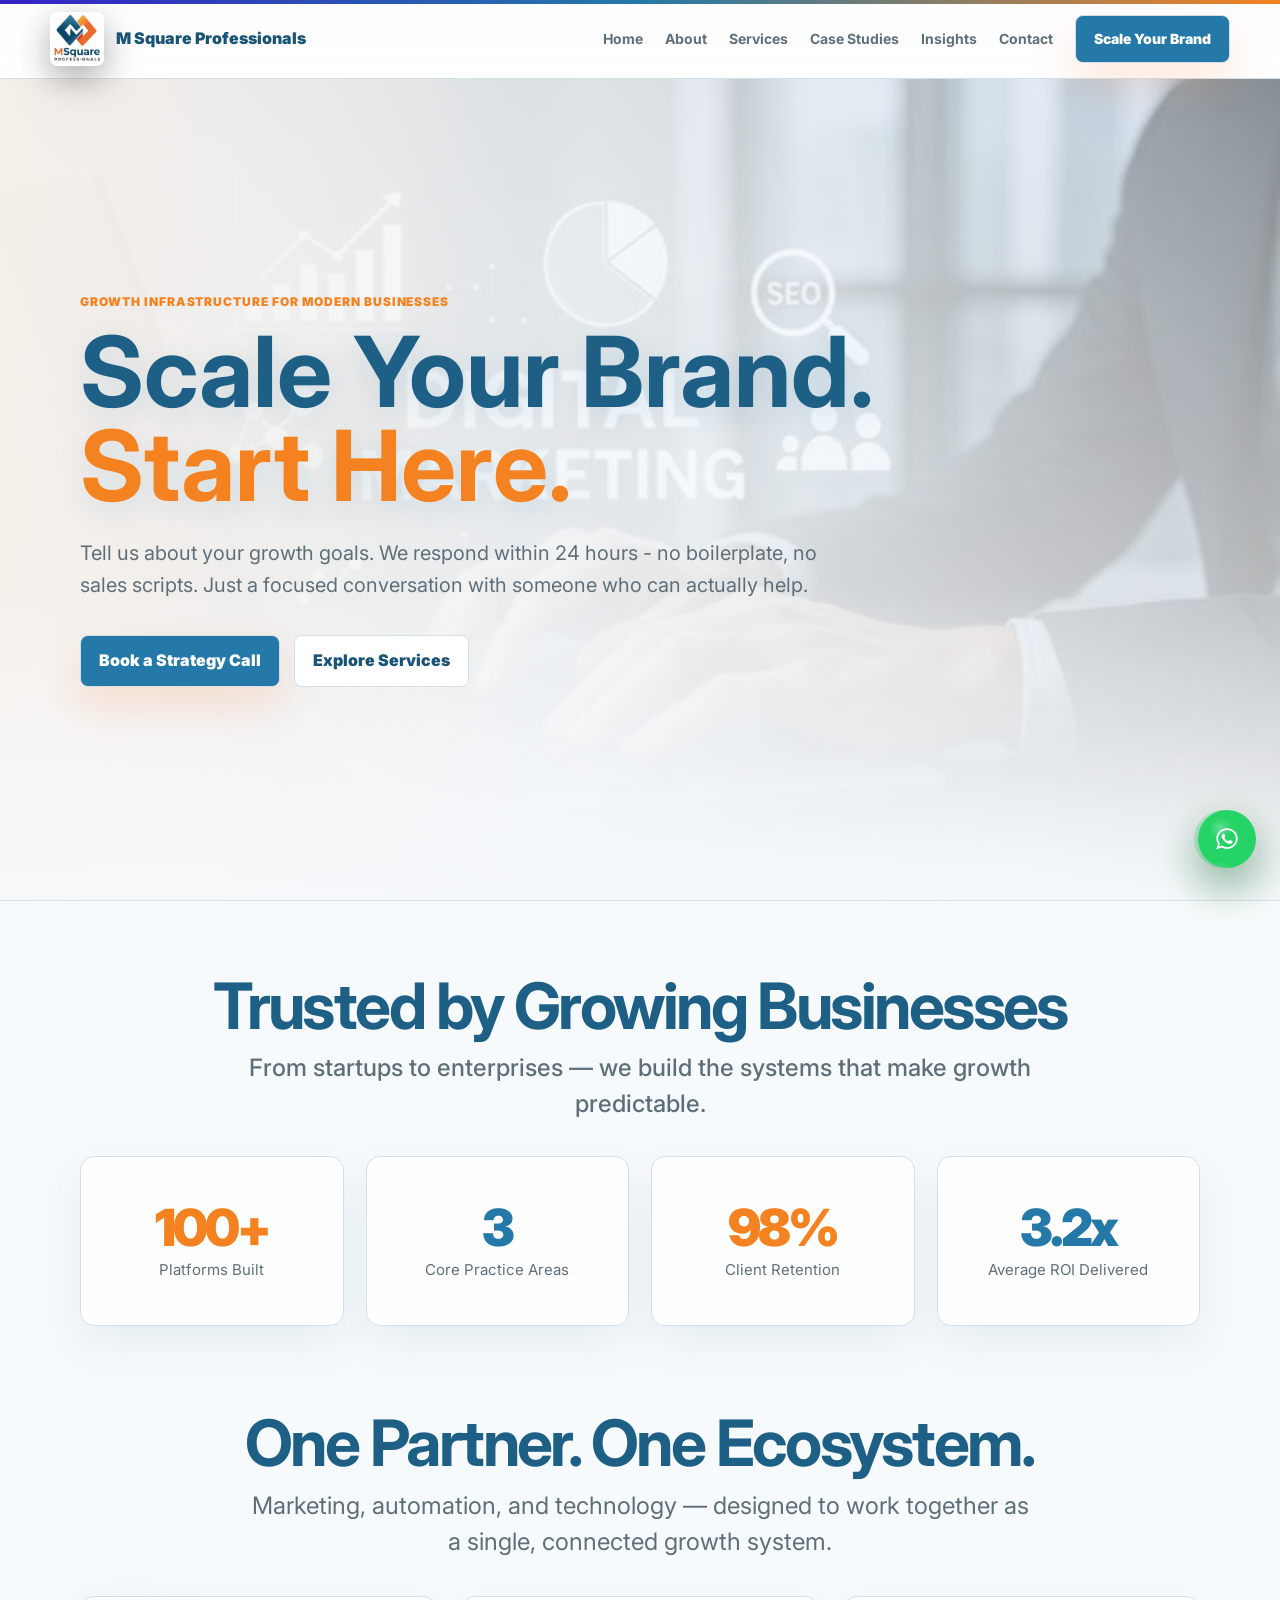
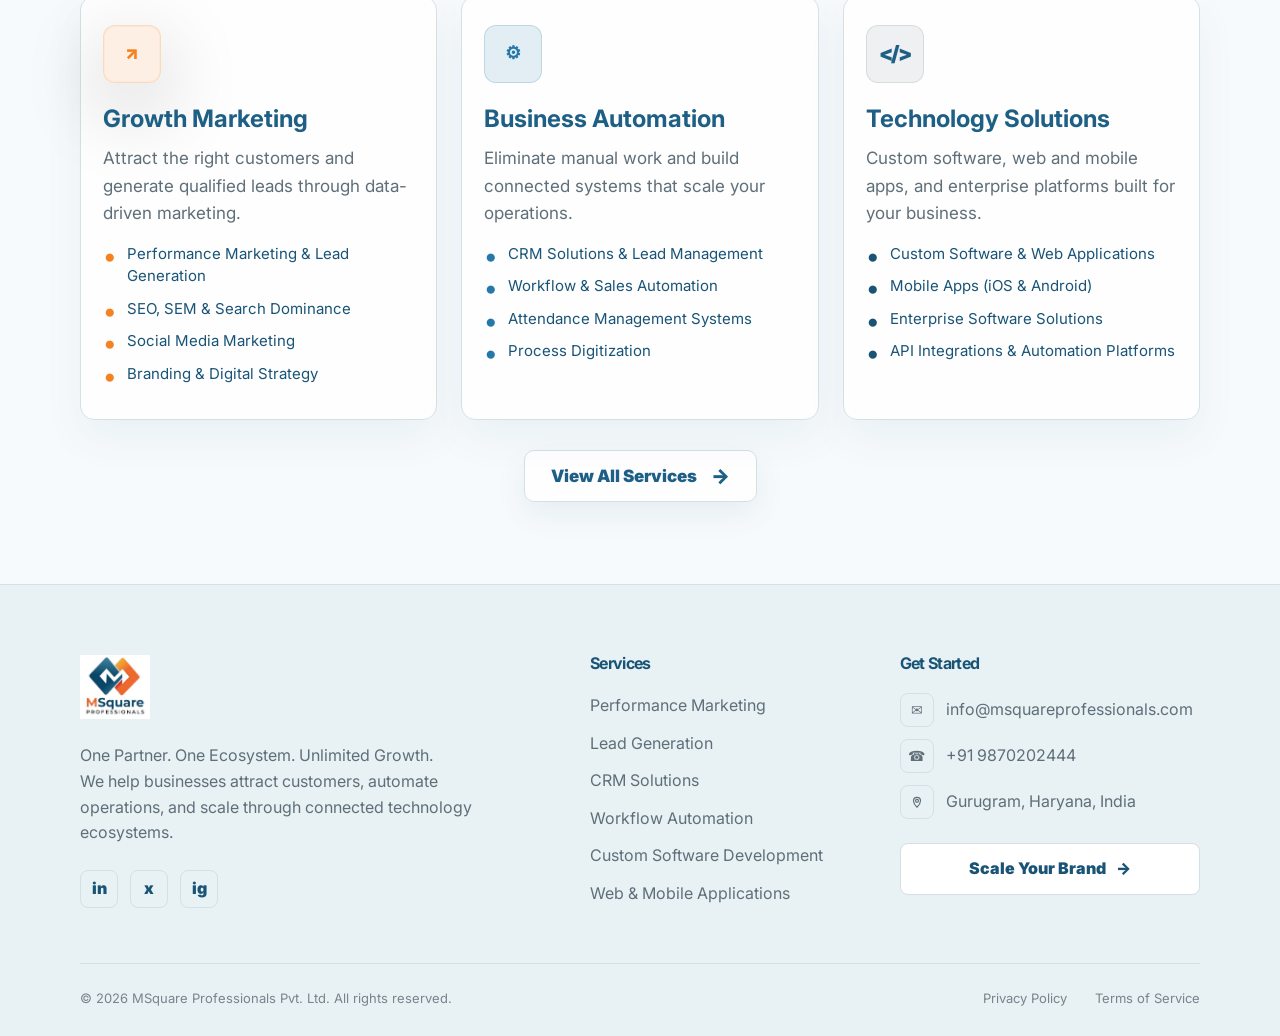
<file: index.html>
<!DOCTYPE html>
<html lang="en">
<head>
  <meta charset="UTF-8">
  <meta name="viewport" content="width=device-width, initial-scale=1.0">
  <meta name="description" content="M Square Professionals builds growth marketing, business automation, and technology systems for modern businesses.">
  <title>M Square Professionals | Scale Your Brand</title>
  <link rel="preconnect" href="https://fonts.googleapis.com">
  <link rel="preconnect" href="https://fonts.gstatic.com" crossorigin>
  <link href="https://fonts.googleapis.com/css2?family=Inter:wght@400;500;600;700;800;900&display=swap" rel="stylesheet">
  <link rel="stylesheet" href="styles.css">
</head>
<body class="home-page">
  <header class="site-header" id="top">
    <nav class="nav-shell" aria-label="Main navigation">
      <a class="brand" href="index.html#top" aria-label="M Square Professionals home">
        <img src="assets/msquare-logo.png" alt="M Square Professionals logo">
        <span>M Square Professionals</span>
      </a>
      <button class="menu-toggle" type="button" aria-expanded="false" aria-controls="site-menu">
        <span></span>
        <span></span>
      </button>
      <div class="site-menu" id="site-menu">
        <a href="index.html">Home</a>
        <a href="about.html">About</a>
        <a href="services.html">Services</a>
        <a href="case-studies.html">Case Studies</a>
        <a href="insights.html">Insights</a>
        <a href="contact.html">Contact</a>
        <a class="nav-cta" href="contact.html#lead-form">Scale Your Brand</a>
      </div>
    </nav>
  </header>

  <main>
    <section class="hero section-band">
      <div class="container hero-grid">
        <div class="hero-copy">
          <p class="eyebrow">Growth infrastructure for modern businesses</p>
          <h1>Scale Your Brand.<span>Start Here.</span></h1>
          <p class="hero-lead">Tell us about your growth goals. We respond within 24 hours - no boilerplate, no sales scripts. Just a focused conversation with someone who can actually help.</p>
          <div class="hero-actions">
            <a class="button primary" href="contact.html">Book a Strategy Call</a>
            <a class="button secondary" href="services.html">Explore Services</a>
          </div>
        </div>
      </div>
    </section>

    <section class="trust-section">
      <div class="container trust-inner">
        <h2>Trusted by Growing Businesses</h2>
        <p class="trust-subtitle">From startups to enterprises — we build the systems that make growth predictable.</p>

        <div class="trust-metrics" aria-label="Business outcomes metrics">
          <div class="trust-card">
            <strong class="orange">100+</strong>
            <span>Platforms Built</span>
          </div>
          <div class="trust-card">
            <strong class="blue">3</strong>
            <span>Core Practice Areas</span>
          </div>
          <div class="trust-card">
            <strong class="orange">98%</strong>
            <span>Client Retention</span>
          </div>
          <div class="trust-card">
            <strong class="blue">3.2x</strong>
            <span>Average ROI Delivered</span>
          </div>
        </div>
      </div>
    </section>

    <section class="ecosystem-section">
      <div class="container ecosystem-inner">
        <h2>One Partner. One Ecosystem.</h2>
        <p>Marketing, automation, and technology — designed to work together as a single, connected growth system.</p>

        <div class="ecosystem-grid">
          <article class="ecosystem-card orange-card">
            <div class="card-icon accent-orange">↗</div>
            <h3>Growth Marketing</h3>
            <p>Attract the right customers and generate qualified leads through data-driven marketing.</p>
            <ul>
              <li>Performance Marketing &amp; Lead Generation</li>
              <li>SEO, SEM &amp; Search Dominance</li>
              <li>Social Media Marketing</li>
              <li>Branding &amp; Digital Strategy</li>
            </ul>
          </article>

          <article class="ecosystem-card blue-card">
            <div class="card-icon accent-blue">⚙</div>
            <h3>Business Automation</h3>
            <p>Eliminate manual work and build connected systems that scale your operations.</p>
            <ul>
              <li>CRM Solutions &amp; Lead Management</li>
              <li>Workflow &amp; Sales Automation</li>
              <li>Attendance Management Systems</li>
              <li>Process Digitization</li>
            </ul>
          </article>

          <article class="ecosystem-card neutral-card">
            <div class="card-icon accent-neutral">&lt;/&gt;</div>
            <h3>Technology Solutions</h3>
            <p>Custom software, web and mobile apps, and enterprise platforms built for your business.</p>
            <ul>
              <li>Custom Software &amp; Web Applications</li>
              <li>Mobile Apps (iOS &amp; Android)</li>
              <li>Enterprise Software Solutions</li>
              <li>API Integrations &amp; Automation Platforms</li>
            </ul>
          </article>
        </div>

        <div class="trust-cta-wrap">
          <a class="button tertiary" href="services.html">View All Services <span aria-hidden="true">→</span></a>
        </div>
      </div>
    </section>

    <section class="section-band story-section" id="story">
      <div class="container story-grid">
        <div>
          <p class="eyebrow">Our Story</p>
          <h2>Building Growth Infrastructure <span>for Modern Businesses.</span></h2>
        </div>
        <div>
          <p>Businesses today face a common challenge: growth is managed through disconnected systems, multiple service providers, and fragmented processes. MSquare was founded to solve this. We bring together Growth Marketing, Business Automation, and Custom Software Development under one roof - creating connected ecosystems that drive measurable business outcomes.</p>
          <div class="stats-grid story-stats" aria-label="M Square company metrics">
            <div>
              <strong class="orange">100+</strong>
              <span>Platforms Built</span>
            </div>
            <div>
              <strong class="blue">3</strong>
              <span>Core Practice Areas</span>
            </div>
            <div>
              <strong class="orange">98%</strong>
              <span>Client Retention</span>
            </div>
            <div>
              <strong class="blue">3.2x</strong>
              <span>Average ROI Delivered</span>
            </div>
          </div>
        </div>
      </div>
    </section>

    <section class="section-band muted" id="services">
      <div class="container pillar-heading">
        <p class="eyebrow orange-label">Pillar I</p>
        <h2>Growth Marketing</h2>
        <p>Data-driven marketing strategies that attract the right customers, generate qualified leads, and build brands that command attention - all measured by business impact, not vanity metrics.</p>
      </div>
      <div class="container service-grid">
        <article class="service-card accent-orange">
          <span class="icon orange-icon">PM</span>
          <h3>Performance Marketing</h3>
          <p>Paid advertising across Google, Meta, and YouTube engineered for maximum ROI - from first click to closed deal, with full attribution.</p>
          <ul>
            <li>Google Ads &amp; Meta Ads management</li>
            <li>YouTube &amp; programmatic advertising</li>
            <li>Conversion tracking &amp; attribution</li>
            <li>CPA optimization &amp; scaling</li>
          </ul>
        </article>
        <article class="service-card accent-orange">
          <span class="icon orange-icon">LG</span>
          <h3>Lead Generation</h3>
          <p>End-to-end lead generation systems that fill your pipeline with high-intent prospects - not just form-fillers.</p>
          <ul>
            <li>Inbound &amp; outbound lead strategies</li>
            <li>Landing page design &amp; optimisation</li>
            <li>Lead scoring &amp; qualification</li>
            <li>Lead nurturing &amp; drip campaigns</li>
          </ul>
        </article>
        <article class="service-card accent-orange">
          <span class="icon orange-icon">SEO</span>
          <h3>SEO &amp; SEM</h3>
          <p>Dominate search results organically and through paid search - capturing demand when buyers are actively looking.</p>
          <ul>
            <li>Technical &amp; on-page SEO</li>
            <li>Keyword strategy &amp; content planning</li>
            <li>Search Engine Marketing (SEM)</li>
            <li>Local SEO for multi-location businesses</li>
          </ul>
        </article>
        <article class="service-card accent-orange">
          <span class="icon orange-icon">SM</span>
          <h3>Social Media Marketing</h3>
          <p>Platform-native content, community management, and paid social campaigns that build audiences and drive conversions.</p>
          <ul>
            <li>Content strategy &amp; creation</li>
            <li>Community management</li>
            <li>Influencer &amp; creator partnerships</li>
            <li>Paid social campaigns</li>
          </ul>
        </article>
        <article class="service-card accent-orange">
          <span class="icon orange-icon">BD</span>
          <h3>Branding &amp; Digital Strategy</h3>
          <p>Brand identity, messaging frameworks, and digital strategy that position your business as the clear choice in your market.</p>
          <ul>
            <li>Brand identity &amp; visual design</li>
            <li>Messaging &amp; positioning strategy</li>
            <li>Digital marketing roadmaps</li>
            <li>Competitive analysis</li>
          </ul>
        </article>
      </div>
    </section>

    <section class="section-band">
      <div class="container pillar-heading">
        <p class="eyebrow blue-label">Pillar II</p>
        <h2>Business Automation</h2>
        <p>We eliminate manual, repetitive work by building connected automation systems - from CRM and lead management to sales pipelines, workflows, and attendance - so your team focuses on what moves the business forward.</p>
      </div>
      <div class="container service-grid">
        <article class="service-card accent-blue">
          <span class="icon blue-icon">CRM</span>
          <h3>CRM Solutions</h3>
          <p>Custom CRM implementations that centralize customer data, automate follow-ups, and give your team full visibility into every relationship.</p>
          <ul>
            <li>CRM setup, customisation &amp; migration</li>
            <li>Sales pipeline automation</li>
            <li>Customer segmentation &amp; tagging</li>
            <li>Reporting &amp; analytics dashboards</li>
          </ul>
        </article>
        <article class="service-card accent-blue">
          <span class="icon blue-icon">LM</span>
          <h3>Lead Management Systems</h3>
          <p>End-to-end systems that capture, score, route, and nurture leads automatically - so no opportunity slips through the cracks.</p>
          <ul>
            <li>Lead capture &amp; routing automation</li>
            <li>Automated follow-up sequences</li>
            <li>Lead scoring &amp; prioritisation</li>
            <li>CRM &amp; marketing platform integrations</li>
          </ul>
        </article>
        <article class="service-card accent-blue">
          <span class="icon blue-icon">WA</span>
          <h3>Workflow Automation</h3>
          <p>Map and automate business processes - from approvals and notifications to data sync and reporting - reducing errors and saving hours every week.</p>
          <ul>
            <li>Business process mapping &amp; design</li>
            <li>No-code &amp; custom automation builds</li>
            <li>Cross-platform data synchronisation</li>
            <li>Automated reporting &amp; alerts</li>
          </ul>
        </article>
        <article class="service-card accent-blue">
          <span class="icon blue-icon">SA</span>
          <h3>Sales Automation</h3>
          <p>Automate repetitive sales tasks so your team spends more time closing and less time on manual follow-up and data entry.</p>
          <ul>
            <li>Automated outreach sequences</li>
            <li>Proposal &amp; quote automation</li>
            <li>Sales activity tracking</li>
            <li>Revenue forecasting dashboards</li>
          </ul>
        </article>
        <article class="service-card accent-blue">
          <span class="icon blue-icon">HR</span>
          <h3>Attendance Management Systems</h3>
          <p>Digital attendance, leave management, and HR automation systems for schools, enterprises, and field-based teams.</p>
          <ul>
            <li>Biometric &amp; app-based attendance</li>
            <li>Leave &amp; holiday management</li>
            <li>Payroll integration</li>
            <li>Compliance &amp; audit reports</li>
          </ul>
        </article>
      </div>
    </section>

    <section class="section-band muted">
      <div class="container pillar-heading">
        <p class="eyebrow blue-label">Pillar III</p>
        <h2>Technology Solutions</h2>
        <p>From websites and mobile apps to enterprise software and API integrations - we build technology that solves real business problems, scales with your growth, and integrates with everything you already use.</p>
      </div>
      <div class="container service-grid">
        <article class="service-card accent-blue">
          <span class="icon blue-icon">CS</span>
          <h3>Custom Software Development</h3>
          <p>Bespoke software applications built around your exact business requirements - not generic off-the-shelf tools that almost fit.</p>
          <ul>
            <li>Requirements analysis &amp; architecture</li>
            <li>Full-stack application development</li>
            <li>Legacy system modernisation</li>
            <li>Ongoing maintenance &amp; support</li>
          </ul>
        </article>
        <article class="service-card accent-blue">
          <span class="icon blue-icon">WA</span>
          <h3>Web Applications</h3>
          <p>High-performance web applications - from customer portals and dashboards to complex multi-tenant SaaS platforms.</p>
          <ul>
            <li>React / Next.js frontend development</li>
            <li>Scalable backend &amp; API development</li>
            <li>Database design &amp; optimisation</li>
            <li>Performance &amp; security audits</li>
          </ul>
        </article>
        <article class="service-card accent-blue">
          <span class="icon blue-icon">MA</span>
          <h3>Mobile Applications</h3>
          <p>Native-quality iOS and Android apps that deliver smooth, reliable experiences - built for real users, not just to check a box.</p>
          <ul>
            <li>Cross-platform React Native development</li>
            <li>Offline-first architecture</li>
            <li>Push notifications &amp; deep linking</li>
            <li>App Store &amp; Play Store deployment</li>
          </ul>
        </article>
        <article class="service-card accent-blue">
          <span class="icon blue-icon">WD</span>
          <h3>Website Design &amp; Development</h3>
          <p>Fast, conversion-optimised websites that represent your brand professionally and turn visitors into enquiries.</p>
          <ul>
            <li>UI/UX design &amp; prototyping</li>
            <li>Next.js &amp; CMS development</li>
            <li>SEO-ready architecture</li>
            <li>Core Web Vitals optimisation</li>
          </ul>
        </article>
        <article class="service-card accent-blue">
          <span class="icon blue-icon">ERP</span>
          <h3>Enterprise Software Solutions</h3>
          <p>ERP, inventory management, multi-branch operations, and enterprise-grade platforms built for scale and reliability.</p>
          <ul>
            <li>ERP design &amp; implementation</li>
            <li>Multi-location &amp; multi-user systems</li>
            <li>Role-based access &amp; permissions</li>
            <li>Enterprise security &amp; compliance</li>
          </ul>
        </article>
        <article class="service-card accent-blue">
          <span class="icon blue-icon">API</span>
          <h3>API Integrations &amp; Automation Platforms</h3>
          <p>Connect your existing tools and platforms so data flows automatically - eliminating manual data entry and system silos.</p>
          <ul>
            <li>REST &amp; GraphQL API development</li>
            <li>Third-party integrations with CRMs, ERPs, and payment gateways</li>
            <li>Zapier / Make / n8n automation builds</li>
            <li>Webhook &amp; event-driven architectures</li>
          </ul>
        </article>
      </div>
    </section>

    <section class="section-band" id="work">
      <div class="container results-grid">
        <div class="result-copy">
          <p class="eyebrow">Case Studies / Portfolio</p>
          <h2>Measurable work across campaigns, websites, and systems.</h2>
          <p>Every project is framed around client context, challenge, strategy, work delivered, and measurable results - the same structure recommended in the website content workbook.</p>
          <a class="button secondary" href="contact.html">Discuss Similar Results</a>
        </div>
        <div class="metric-grid">
          <div>
            <strong>Challenge</strong>
            <span>Disconnected marketing, weak tracking, manual sales follow-up, or software that no longer fits the business.</span>
          </div>
          <div>
            <strong>Strategy</strong>
            <span>A focused growth plan connecting acquisition, conversion, CRM, automation, and reporting.</span>
          </div>
          <div>
            <strong>Execution</strong>
            <span>Campaigns, landing pages, websites, dashboards, custom software, and integrations delivered as one system.</span>
          </div>
          <div>
            <strong>Results</strong>
            <span>Qualified leads, improved ROI, faster operations, stronger visibility, and clearer decisions.</span>
          </div>
        </div>
      </div>
    </section>

    <section class="section-band muted" id="process">
      <div class="container split-section">
        <div>
          <p class="eyebrow">Process</p>
          <h2>Discovery, strategy, execution, optimization, reporting.</h2>
          <p>The workbook called for a process that makes expectations clear. This is the working rhythm: understand the business, design the plan, implement the system, improve from data, and report what matters.</p>
        </div>
        <div class="process-list">
          <div>
            <span>01</span>
            <h3>Discovery</h3>
            <p>Understand your market, funnel, tech stack, budget, and internal process before recommending anything.</p>
          </div>
          <div>
            <span>02</span>
            <h3>Strategy</h3>
            <p>Define services, deliverables, timelines, owners, measurement, and the highest-priority growth levers.</p>
          </div>
          <div>
            <span>03</span>
            <h3>Execution</h3>
            <p>Launch campaigns, design assets, build websites, connect tools, automate workflows, and track conversions.</p>
          </div>
          <div>
            <span>04</span>
            <h3>Optimization &amp; Reporting</h3>
            <p>Improve based on traffic quality, lead quality, revenue signals, speed, usability, and operational data.</p>
          </div>
        </div>
      </div>
    </section>

    <section class="section-band" id="insights">
      <div class="container insight-grid">
        <div>
          <p class="eyebrow">Blog / Insights</p>
          <h2>Practical resources for teams building modern growth systems.</h2>
          <p>Use this area for SEO, PPC, social media, content, web, branding, digital strategy, automation, and technology guides.</p>
        </div>
        <article class="featured-insight">
          <span>Featured Guide</span>
          <h3>How to connect marketing, CRM, and automation without slowing sales down</h3>
          <p>A practical guide for founders and operators who want better lead quality, faster follow-up, and clearer reporting.</p>
          <a href="insights.html">Read related guide -&gt;</a>
        </article>
      </div>
    </section>

    <section class="section-band muted faq-band">
      <div class="container faq-grid">
        <div>
          <p class="eyebrow">FAQ</p>
          <h2>Answers before you book the call.</h2>
          <p>Clear answers reduce friction around services, pricing, timelines, process, communication, reporting, and expectations.</p>
        </div>
        <div class="faq-list">
          <details>
            <summary>Which service should I choose?</summary>
            <p>If you know the problem, select the closest service. If you want the full plan across marketing, web, CRM, and automation, choose Full Growth System or Strategy Consultation.</p>
          </details>
          <details>
            <summary>How soon can results appear?</summary>
            <p>Paid campaigns and automation improvements can show signals quickly. SEO, brand, and software-led growth usually compound over a longer timeline.</p>
          </details>
          <details>
            <summary>Do you provide custom plans?</summary>
            <p>Yes. The first step is understanding your goals, budget, existing systems, timeline, and capacity, then recommending a scoped plan.</p>
          </details>
          <details>
            <summary>Can you handle both marketing and technology?</summary>
            <p>Yes. M Square combines growth marketing, business automation, CRM, custom software, websites, mobile apps, and integrations under one roof.</p>
          </details>
        </div>
      </div>
    </section>

    <section class="section-band contact-section" id="contact">
      <div class="container contact-grid">
        <div class="contact-intro">
          <p class="eyebrow">Start a project</p>
          <h2>Let's build your growth plan.</h2>
          <p>Share a few details and our team will prepare a customised strategy scoped to your business before the first call.</p>
          <div class="contact-highlights" aria-label="Contact benefits">
            <div>
              <strong>Free consult</strong>
              <span>No commitment, just a focused strategy conversation.</span>
            </div>
            <div>
              <strong>24 hour reply</strong>
              <span>A clear response with useful next steps.</span>
            </div>
            <div>
              <strong>Custom scope</strong>
              <span>No recycled pitch deck or generic package.</span>
            </div>
          </div>
        </div>
        <form class="contact-form" id="lead-form">
          <div class="form-header">
            <span>Project Brief</span>
            <p>Tell us what you want to grow, automate, or build.</p>
          </div>
          <div class="field-grid">
            <label>
              <span>Full Name *</span>
              <input name="name" type="text" required>
            </label>
            <label>
              <span>Company</span>
              <input name="company" type="text">
            </label>
          </div>
          <div class="field-grid">
            <label>
              <span>Email *</span>
              <input name="email" type="email" required>
            </label>
            <label>
              <span>Phone</span>
              <input name="phone" type="tel">
            </label>
          </div>
          <label>
            <span>Service Area *</span>
            <select name="service" required>
              <option value="">Select a service area</option>
              <option>Enterprise AI &amp; Automation</option>
              <option>Web Development (Next.js)</option>
              <option>App Development (iOS / Android)</option>
              <option>UI/UX Design</option>
              <option>Performance Marketing &amp; SEO</option>
              <option>Social Media &amp; Influencer Marketing</option>
              <option>Branding &amp; Strategy</option>
              <option>Full Growth System (All of the above)</option>
              <option>Strategy Consultation</option>
            </select>
          </label>
          <label>
            <span>Budget Range</span>
            <select name="budget">
              <option value="">Select a budget range</option>
              <option>Under &#8377;5 Lakhs</option>
              <option>&#8377;5 - 15 Lakhs</option>
              <option>&#8377;15 - 50 Lakhs</option>
              <option>&#8377;50 Lakhs+</option>
              <option>Enterprise (discuss)</option>
            </select>
          </label>
          <label>
            <span>Project Details *</span>
            <textarea name="details" rows="5" placeholder="Tell us about your business, goals, and timeline..." required></textarea>
          </label>
          <label class="checkbox-row">
            <input name="newsletter" type="checkbox">
            <span>I'd like to receive weekly growth insights from M Square. No spam, unsubscribe anytime.</span>
          </label>
          <button class="button form-button" type="submit">Send Message <span aria-hidden="true">-&gt;</span></button>
          <p class="form-note" id="form-note" role="status"></p>
        </form>
      </div>
    </section>

    <section class="section-band office-section">
      <div class="container section-heading">
        <p class="eyebrow">Our Office</p>
        <h2>Visit us at our headquarters in Gurugram, Haryana.</h2>
      </div>
      <div class="container office-grid">
        <div class="office-details">
          <div class="office-title">
            <span class="pin" aria-hidden="true">+</span>
            <div>
              <p>Headquarters</p>
              <h3>Gurugram, India</h3>
            </div>
          </div>
          <div class="office-info">
            <div>
              <span>Address</span>
              <p>SCO 40, 4th Floor, Civil Line,<br>Sector 15, Gurugram, Haryana<br>122002</p>
            </div>
            <div>
              <span>Phone</span>
              <p><a href="tel:+919870202444">+91 9870202444</a></p>
              <span>Email</span>
              <p><a href="mailto:info@msquareprofessionals.com">info@msquareprofessionals.com</a></p>
              <span>Timezone</span>
              <p>IST (UTC +5:30)</p>
            </div>
          </div>
        </div>
        <a class="map-panel" href="https://www.google.com/maps/search/?api=1&query=SCO%2040%20Sector%2015%20Gurugram" target="_blank" rel="noreferrer">
          <span class="map-pin" aria-hidden="true">+</span>
          <strong>View on Google Maps</strong>
          <small>SCO 40, Sector 15, Gurugram</small>
          <b>Get Directions -&gt;</b>
        </a>
      </div>
    </section>

    <section class="section-band muted" id="legal">
      <div class="container section-heading">
        <p class="eyebrow">Legal &amp; Launch</p>
        <h2>Trust basics to complete before publishing.</h2>
        <p>The workbook recommends clear privacy, terms, cookie, accessibility, SEO, analytics, and sales handoff content. These items should be reviewed against M Square's actual policies before launch.</p>
      </div>
      <div class="container legal-grid">
        <article class="legal-card">
          <h3>Privacy Policy</h3>
          <p>Explain what information is collected through forms, analytics, cookies, and website interactions, plus how users can contact the team.</p>
        </article>
        <article class="legal-card">
          <h3>Terms of Service</h3>
          <p>Set expectations for website use, service scope, client responsibilities, intellectual property, payments, and results disclaimers.</p>
        </article>
        <article class="legal-card">
          <h3>Cookie Policy</h3>
          <p>Disclose essential, analytics, functional, and marketing cookies, and provide a way for visitors to manage preferences where required.</p>
        </article>
      </div>
    </section>
  </main>

  <footer class="site-footer">
    <div class="container footer-grid">
      <div class="footer-brand">
        <img src="assets/msquare-logo.png" alt="M Square Professionals logo">
        <p>One Partner. One Ecosystem. Unlimited Growth.<br>We help businesses attract customers, automate operations, and scale through connected technology ecosystems.</p>
        <div class="socials" aria-label="Social links">
          <a href="#" aria-label="LinkedIn">in</a>
          <a href="#" aria-label="X">x</a>
          <a href="#" aria-label="Instagram">ig</a>
        </div>
      </div>
      <div>
        <h2>Services</h2>
        <ul class="footer-links">
          <li><a href="services.html">Performance Marketing</a></li>
          <li><a href="services.html">Lead Generation</a></li>
          <li><a href="services.html">CRM Solutions</a></li>
          <li><a href="services.html">Workflow Automation</a></li>
          <li><a href="services.html">Custom Software Development</a></li>
          <li><a href="services.html">Web &amp; Mobile Applications</a></li>
        </ul>
      </div>
      <div>
        <h2>Get Started</h2>
        <ul class="contact-links">
          <li><span class="contact-icon" aria-hidden="true">&#9993;</span><a href="mailto:info@msquareprofessionals.com">info@msquareprofessionals.com</a></li>
          <li><span class="contact-icon" aria-hidden="true">&#9742;</span><a href="tel:+919870202444">+91 9870202444</a></li>
          <li><span class="contact-icon" aria-hidden="true"><svg viewBox="0 0 24 24" aria-hidden="true"><path d="M12 21s6-5.5 6-11a6 6 0 1 0-12 0c0 5.5 6 11 6 11Z"></path><circle cx="12" cy="10" r="2.5"></circle></svg></span><span>Gurugram, Haryana, India</span></li>
        </ul>
        <a class="footer-cta" href="contact.html">Scale Your Brand <span aria-hidden="true">-&gt;</span></a>
      </div>
    </div>
    <div class="container legal-row">
      <p class="legal-copy">&copy; 2026 MSquare Professionals Pvt. Ltd. All rights reserved.</p>
      <div class="legal-links"><a href="contact.html">Privacy Policy</a><a href="contact.html">Terms of Service</a></div>
    </div>
  </footer>

  <a class="whatsapp-float" href="https://api.whatsapp.com/send/?phone=919870202444&amp;text=Hi+MSquare%21+I+visited+your+website+and+would+like+to+know+more+about+your+services.&amp;type=phone_number&amp;app_absent=0" target="_blank" rel="noreferrer" aria-label="Chat with us on WhatsApp">
    <span class="whatsapp-label">Chat with us on WhatsApp</span>
    <span class="whatsapp-icon" aria-hidden="true">
      <svg viewBox="0 0 32 32" role="img">
        <path d="M16.04 4.4c-6.3 0-11.42 4.98-11.42 11.12 0 2.1.61 4.14 1.77 5.9l-1.88 5.52 5.8-1.82a11.67 11.67 0 0 0 5.73 1.5c6.3 0 11.42-4.98 11.42-11.1 0-6.14-5.12-11.12-11.42-11.12Zm0 20.33c-1.8 0-3.55-.51-5.05-1.48l-.4-.25-3.22 1.01 1.04-3.07-.27-.42a9 9 0 0 1-1.54-5c0-5.09 4.23-9.22 9.44-9.22 5.22 0 9.46 4.13 9.46 9.22 0 5.08-4.24 9.21-9.46 9.21Zm5.18-6.9c-.28-.14-1.67-.8-1.93-.89-.26-.09-.45-.14-.64.14-.19.27-.73.89-.9 1.07-.16.18-.33.2-.61.07-.28-.14-1.18-.42-2.25-1.35-.83-.72-1.39-1.62-1.55-1.89-.16-.28-.02-.43.12-.56.13-.12.28-.32.43-.48.14-.16.19-.27.28-.46.1-.18.05-.34-.02-.48-.07-.14-.64-1.51-.88-2.07-.23-.54-.47-.47-.64-.48h-.55c-.19 0-.5.07-.76.34-.26.28-1 1-1 2.42s1.03 2.8 1.17 2.99c.14.18 2.04 3.04 4.94 4.26.69.29 1.23.46 1.65.59.69.21 1.32.18 1.82.11.56-.08 1.67-.66 1.9-1.3.24-.64.24-1.19.17-1.3-.07-.12-.26-.19-.54-.33Z"></path>
      </svg>
    </span>
  </a>

  <script src="script.js"></script>
</body>
</html>
</file>
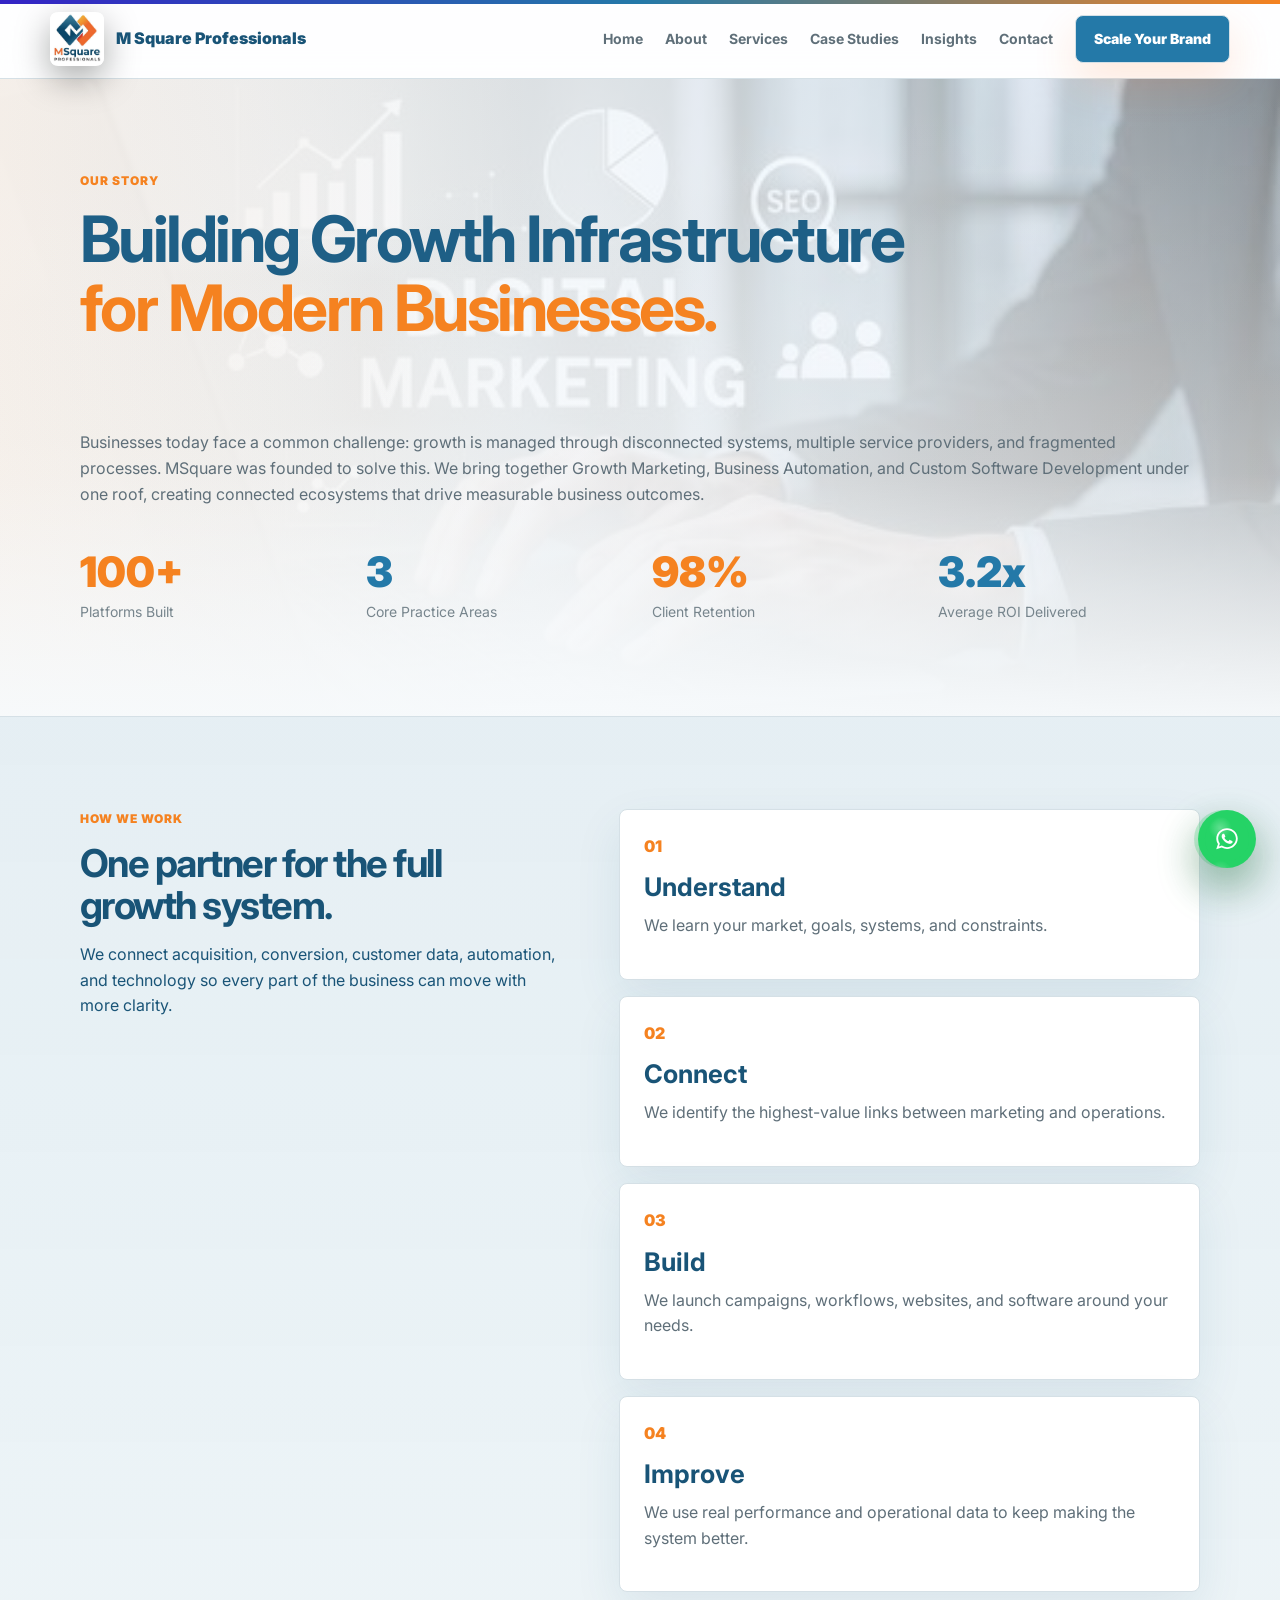
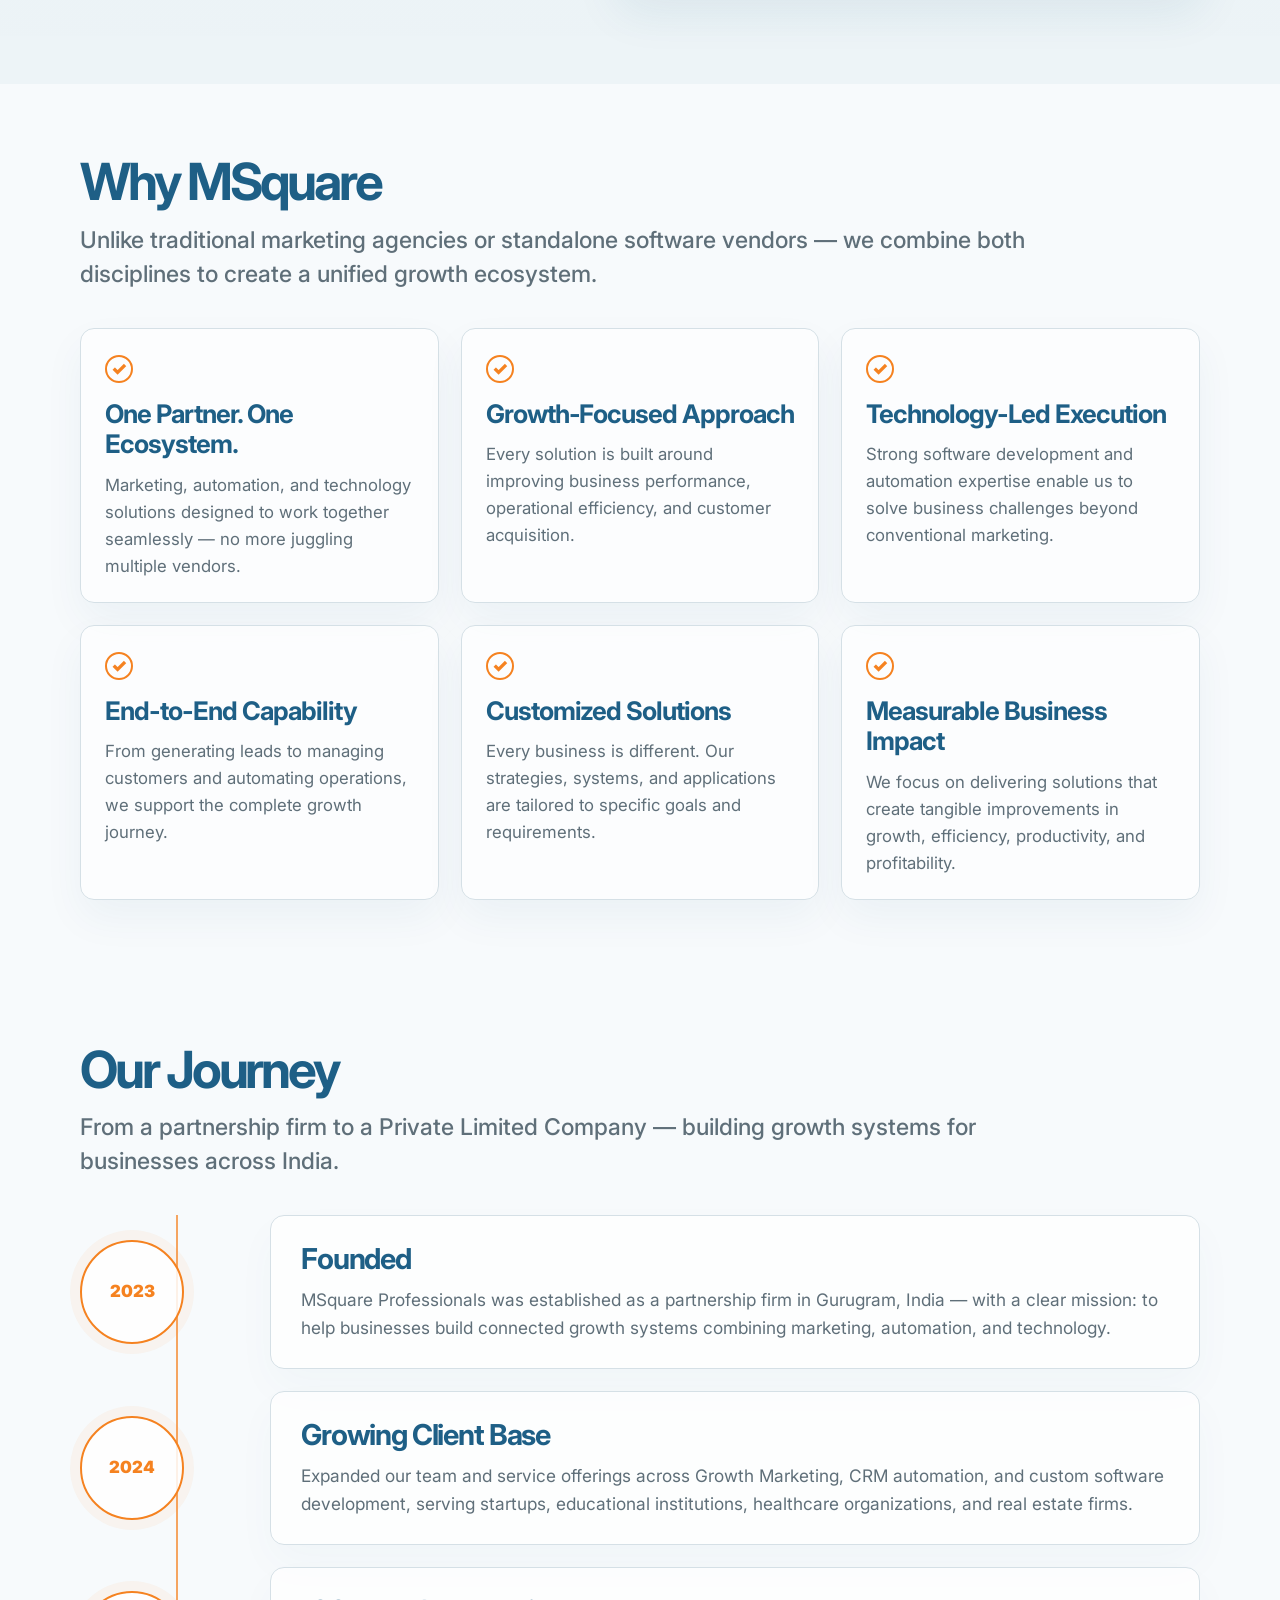
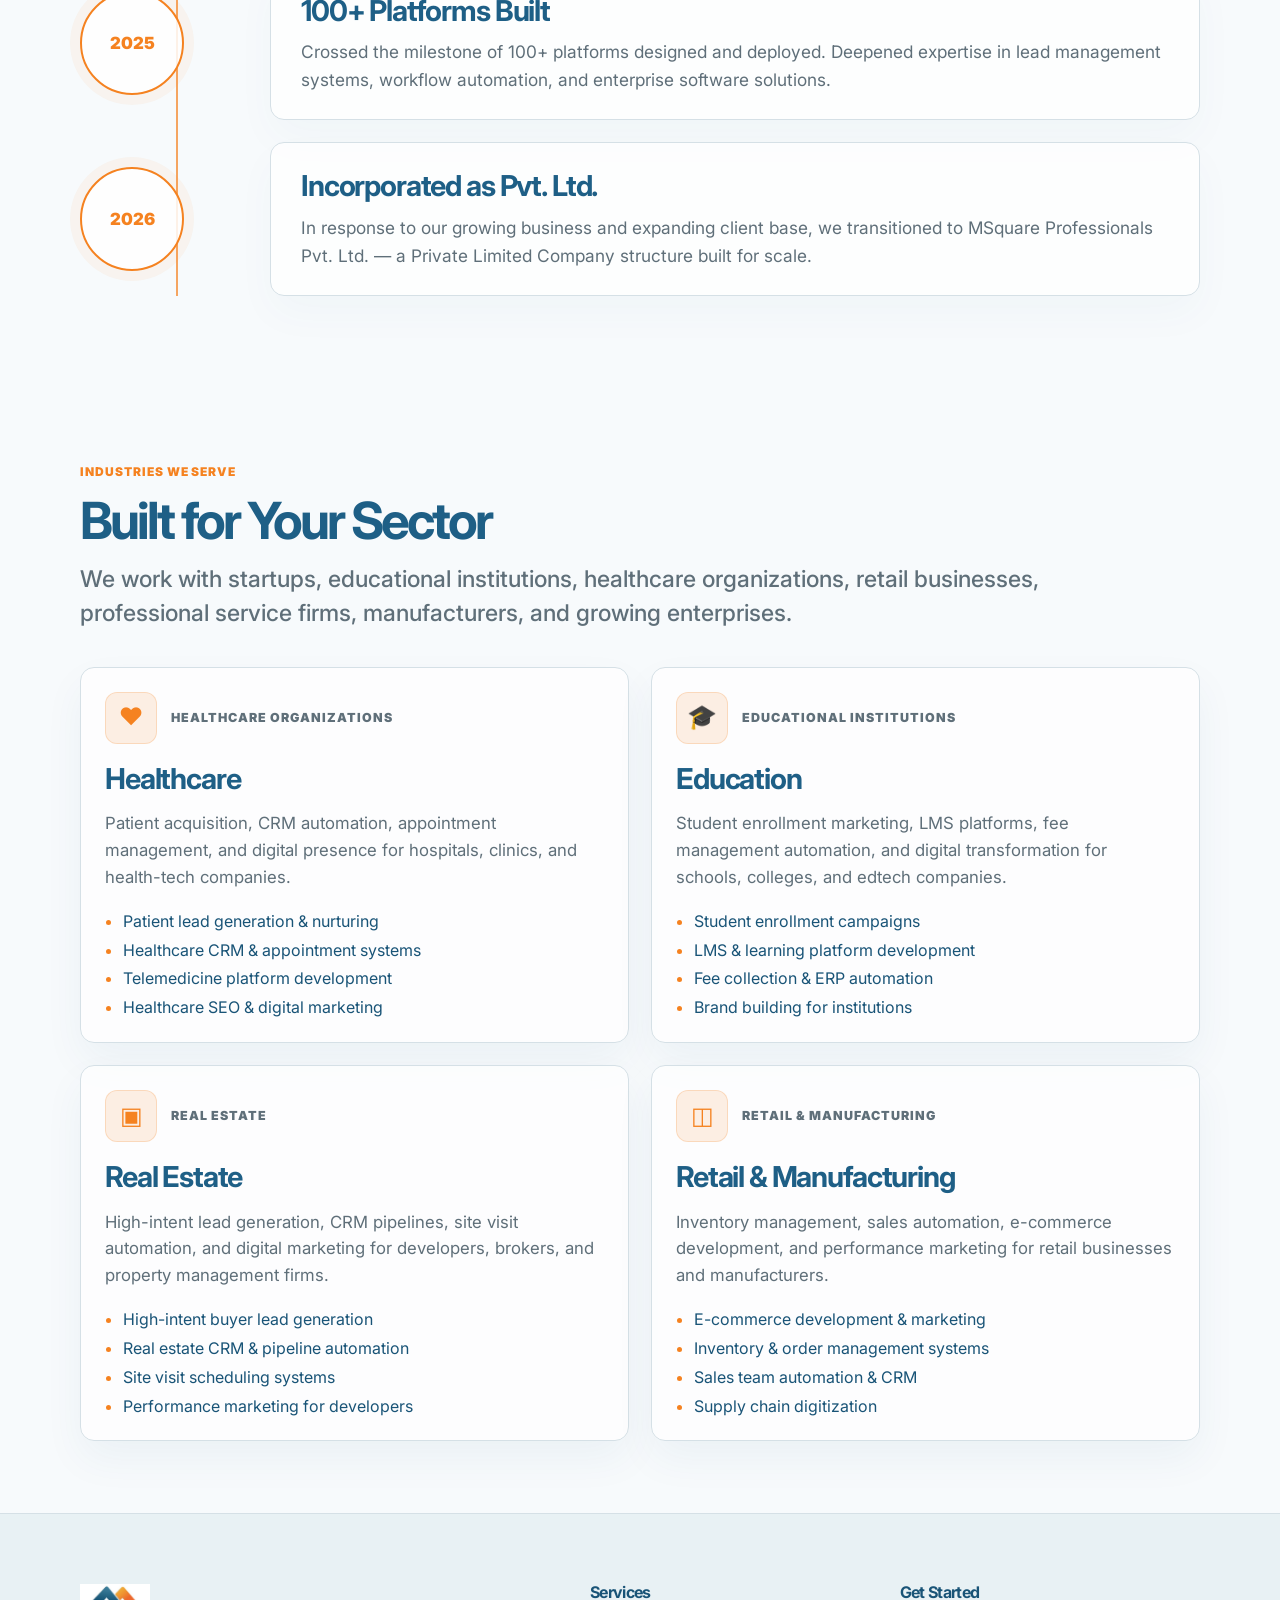
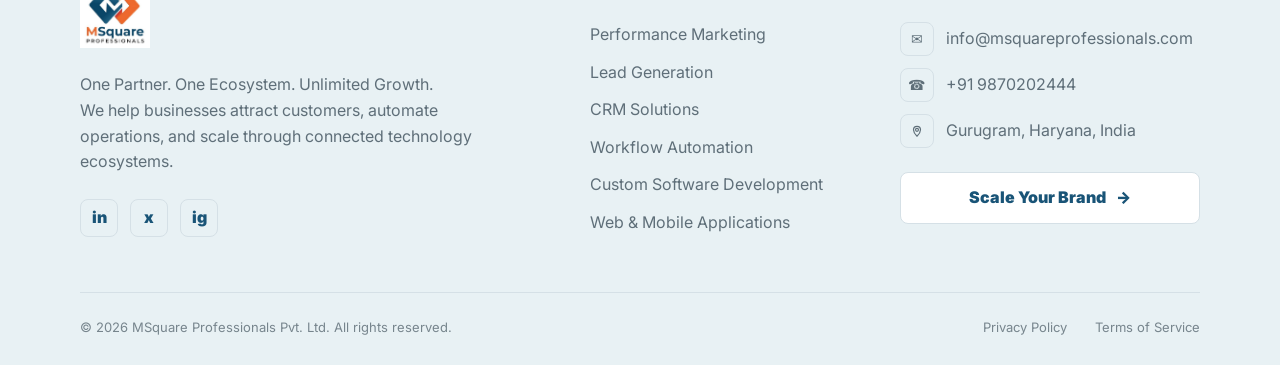
<file: about.html>
<!DOCTYPE html>
<html lang="en">
<head>
  <meta charset="UTF-8">
  <meta name="viewport" content="width=device-width, initial-scale=1.0">
  <meta name="description" content="Learn about M Square Professionals and our connected growth approach.">
  <title>About | M Square Professionals</title>
  <link rel="preconnect" href="https://fonts.googleapis.com">
  <link rel="preconnect" href="https://fonts.gstatic.com" crossorigin>
  <link href="https://fonts.googleapis.com/css2?family=Inter:wght@400;500;600;700;800;900&display=swap" rel="stylesheet">
  <link rel="stylesheet" href="styles.css">
</head>
<body>
  <header class="site-header" id="top"><nav class="nav-shell" aria-label="Main navigation">
    <a class="brand" href="index.html#top" aria-label="M Square Professionals home"><img src="assets/msquare-logo.png" alt="M Square Professionals logo"><span>M Square Professionals</span></a>
    <button class="menu-toggle" type="button" aria-expanded="false" aria-controls="site-menu"><span></span><span></span></button>
    <div class="site-menu" id="site-menu"><a href="about.html">About</a><a href="services.html">Services</a><a href="case-studies.html">Case Studies</a><a href="insights.html">Insights</a><a href="contact.html">Contact</a><a class="nav-cta" href="contact.html#lead-form">Scale Your Brand</a></div>
  </nav></header>
  <main>
    <section class="section-band story-section"><div class="container story-grid"><div><p class="eyebrow">Our Story</p><h1>Building Growth Infrastructure <span>for Modern Businesses.</span></h1></div><div><p>Businesses today face a common challenge: growth is managed through disconnected systems, multiple service providers, and fragmented processes. MSquare was founded to solve this. We bring together Growth Marketing, Business Automation, and Custom Software Development under one roof, creating connected ecosystems that drive measurable business outcomes.</p><div class="stats-grid story-stats"><div><strong class="orange">100+</strong><span>Platforms Built</span></div><div><strong class="blue">3</strong><span>Core Practice Areas</span></div><div><strong class="orange">98%</strong><span>Client Retention</span></div><div><strong class="blue">3.2x</strong><span>Average ROI Delivered</span></div></div></div></div></section>
    <section class="section-band muted"><div class="container split-section"><div><p class="eyebrow">How We Work</p><h2>One partner for the full growth system.</h2><p>We connect acquisition, conversion, customer data, automation, and technology so every part of the business can move with more clarity.</p></div><div class="process-list"><div><span>01</span><h3>Understand</h3><p>We learn your market, goals, systems, and constraints.</p></div><div><span>02</span><h3>Connect</h3><p>We identify the highest-value links between marketing and operations.</p></div><div><span>03</span><h3>Build</h3><p>We launch campaigns, workflows, websites, and software around your needs.</p></div><div><span>04</span><h3>Improve</h3><p>We use real performance and operational data to keep making the system better.</p></div></div></div></section>

    <section class="section-band about-why">
      <div class="container">
        <h2>Why MSquare</h2>
        <p class="section-subtitle">Unlike traditional marketing agencies or standalone software vendors — we combine both disciplines to create a unified growth ecosystem.</p>
        <div class="about-feature-grid">
          <article class="feature-card">
            <span class="feature-check">✓</span>
            <h3>One Partner. One Ecosystem.</h3>
            <p>Marketing, automation, and technology solutions designed to work together seamlessly — no more juggling multiple vendors.</p>
          </article>
          <article class="feature-card">
            <span class="feature-check">✓</span>
            <h3>Growth-Focused Approach</h3>
            <p>Every solution is built around improving business performance, operational efficiency, and customer acquisition.</p>
          </article>
          <article class="feature-card">
            <span class="feature-check">✓</span>
            <h3>Technology-Led Execution</h3>
            <p>Strong software development and automation expertise enable us to solve business challenges beyond conventional marketing.</p>
          </article>
          <article class="feature-card">
            <span class="feature-check">✓</span>
            <h3>End-to-End Capability</h3>
            <p>From generating leads to managing customers and automating operations, we support the complete growth journey.</p>
          </article>
          <article class="feature-card">
            <span class="feature-check">✓</span>
            <h3>Customized Solutions</h3>
            <p>Every business is different. Our strategies, systems, and applications are tailored to specific goals and requirements.</p>
          </article>
          <article class="feature-card">
            <span class="feature-check">✓</span>
            <h3>Measurable Business Impact</h3>
            <p>We focus on delivering solutions that create tangible improvements in growth, efficiency, productivity, and profitability.</p>
          </article>
        </div>
      </div>
    </section>

    <section class="section-band about-journey">
      <div class="container">
        <h2>Our Journey</h2>
        <p class="section-subtitle">From a partnership firm to a Private Limited Company — building growth systems for businesses across India.</p>

        <div class="journey-list">
          <div class="journey-item">
            <div class="journey-year">2023</div>
            <div class="journey-content">
              <h3>Founded</h3>
              <p>MSquare Professionals was established as a partnership firm in Gurugram, India — with a clear mission: to help businesses build connected growth systems combining marketing, automation, and technology.</p>
            </div>
          </div>
          <div class="journey-item">
            <div class="journey-year">2024</div>
            <div class="journey-content">
              <h3>Growing Client Base</h3>
              <p>Expanded our team and service offerings across Growth Marketing, CRM automation, and custom software development, serving startups, educational institutions, healthcare organizations, and real estate firms.</p>
            </div>
          </div>
          <div class="journey-item">
            <div class="journey-year">2025</div>
            <div class="journey-content">
              <h3>100+ Platforms Built</h3>
              <p>Crossed the milestone of 100+ platforms designed and deployed. Deepened expertise in lead management systems, workflow automation, and enterprise software solutions.</p>
            </div>
          </div>
          <div class="journey-item">
            <div class="journey-year">2026</div>
            <div class="journey-content">
              <h3>Incorporated as Pvt. Ltd.</h3>
              <p>In response to our growing business and expanding client base, we transitioned to MSquare Professionals Pvt. Ltd. — a Private Limited Company structure built for scale.</p>
            </div>
          </div>
        </div>
      </div>
    </section>

    <section class="section-band industries-section">
      <div class="container">
        <p class="eyebrow orange-label">Industries We Serve</p>
        <h2>Built for Your Sector</h2>
        <p class="section-subtitle">We work with startups, educational institutions, healthcare organizations, retail businesses, professional service firms, manufacturers, and growing enterprises.</p>

        <div class="industry-grid">
          <article class="industry-card">
            <div class="industry-header">
              <span class="industry-icon health-icon">❤</span>
              <span class="industry-tag">Healthcare Organizations</span>
            </div>
            <h3>Healthcare</h3>
            <p>Patient acquisition, CRM automation, appointment management, and digital presence for hospitals, clinics, and health-tech companies.</p>
            <ul class="industry-list">
              <li>Patient lead generation &amp; nurturing</li>
              <li>Healthcare CRM &amp; appointment systems</li>
              <li>Telemedicine platform development</li>
              <li>Healthcare SEO &amp; digital marketing</li>
            </ul>
          </article>

          <article class="industry-card">
            <div class="industry-header">
              <span class="industry-icon edu-icon">🎓</span>
              <span class="industry-tag">Educational Institutions</span>
            </div>
            <h3>Education</h3>
            <p>Student enrollment marketing, LMS platforms, fee management automation, and digital transformation for schools, colleges, and edtech companies.</p>
            <ul class="industry-list">
              <li>Student enrollment campaigns</li>
              <li>LMS &amp; learning platform development</li>
              <li>Fee collection &amp; ERP automation</li>
              <li>Brand building for institutions</li>
            </ul>
          </article>

          <article class="industry-card">
            <div class="industry-header">
              <span class="industry-icon real-estate-icon">▣</span>
              <span class="industry-tag">Real Estate</span>
            </div>
            <h3>Real Estate</h3>
            <p>High-intent lead generation, CRM pipelines, site visit automation, and digital marketing for developers, brokers, and property management firms.</p>
            <ul class="industry-list">
              <li>High-intent buyer lead generation</li>
              <li>Real estate CRM &amp; pipeline automation</li>
              <li>Site visit scheduling systems</li>
              <li>Performance marketing for developers</li>
            </ul>
          </article>

          <article class="industry-card">
            <div class="industry-header">
              <span class="industry-icon retail-icon">◫</span>
              <span class="industry-tag">Retail &amp; Manufacturing</span>
            </div>
            <h3>Retail &amp; Manufacturing</h3>
            <p>Inventory management, sales automation, e-commerce development, and performance marketing for retail businesses and manufacturers.</p>
            <ul class="industry-list">
              <li>E-commerce development &amp; marketing</li>
              <li>Inventory &amp; order management systems</li>
              <li>Sales team automation &amp; CRM</li>
              <li>Supply chain digitization</li>
            </ul>
          </article>
        </div>
      </div>
    </section>
  </main>
  <footer class="site-footer"><div class="container footer-grid"><div class="footer-brand"><img src="assets/msquare-logo.png" alt="M Square Professionals logo"><p>One Partner. One Ecosystem. Unlimited Growth.<br>We help businesses attract customers, automate operations, and scale through connected technology ecosystems.</p><div class="socials" aria-label="Social links"><a href="#" aria-label="LinkedIn">in</a><a href="#" aria-label="X">x</a><a href="#" aria-label="Instagram">ig</a></div></div><div><h2>Services</h2><ul class="footer-links"><li><a href="services.html">Performance Marketing</a></li><li><a href="services.html">Lead Generation</a></li><li><a href="services.html">CRM Solutions</a></li><li><a href="services.html">Workflow Automation</a></li><li><a href="services.html">Custom Software Development</a></li><li><a href="services.html">Web &amp; Mobile Applications</a></li></ul></div><div><h2>Get Started</h2><ul class="contact-links"><li><span class="contact-icon" aria-hidden="true">&#9993;</span><a href="mailto:info@msquareprofessionals.com">info@msquareprofessionals.com</a></li><li><span class="contact-icon" aria-hidden="true">&#9742;</span><a href="tel:+919870202444">+91 9870202444</a></li><li><span class="contact-icon" aria-hidden="true"><svg viewBox="0 0 24 24" aria-hidden="true"><path d="M12 21s6-5.5 6-11a6 6 0 1 0-12 0c0 5.5 6 11 6 11Z"></path><circle cx="12" cy="10" r="2.5"></circle></svg></span><span>Gurugram, Haryana, India</span></li></ul><a class="footer-cta" href="contact.html">Scale Your Brand <span aria-hidden="true">-&gt;</span></a></div></div><div class="container legal-row"><p class="legal-copy">&copy; 2026 MSquare Professionals Pvt. Ltd. All rights reserved.</p><div class="legal-links"><a href="contact.html">Privacy Policy</a><a href="contact.html">Terms of Service</a></div></div></footer>
  <script src="script.js"></script>
</body>
</html>
</file>
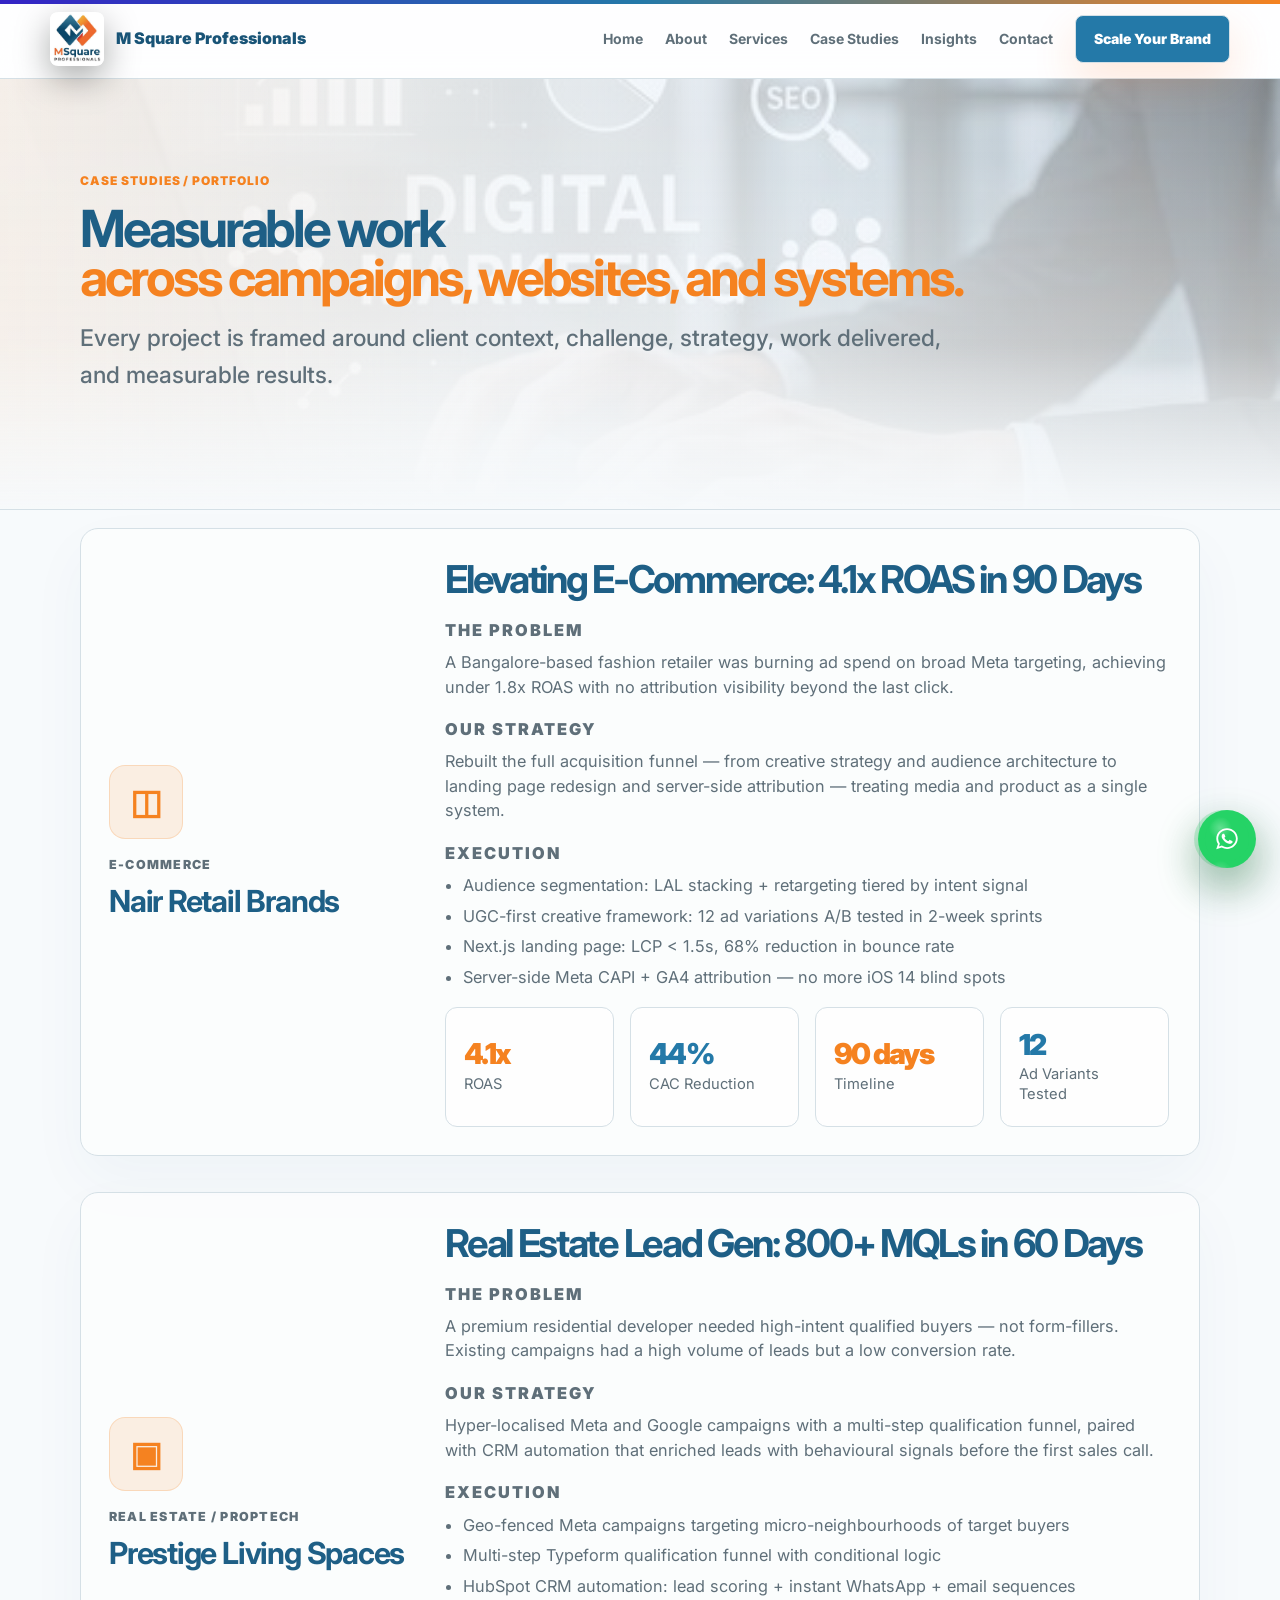
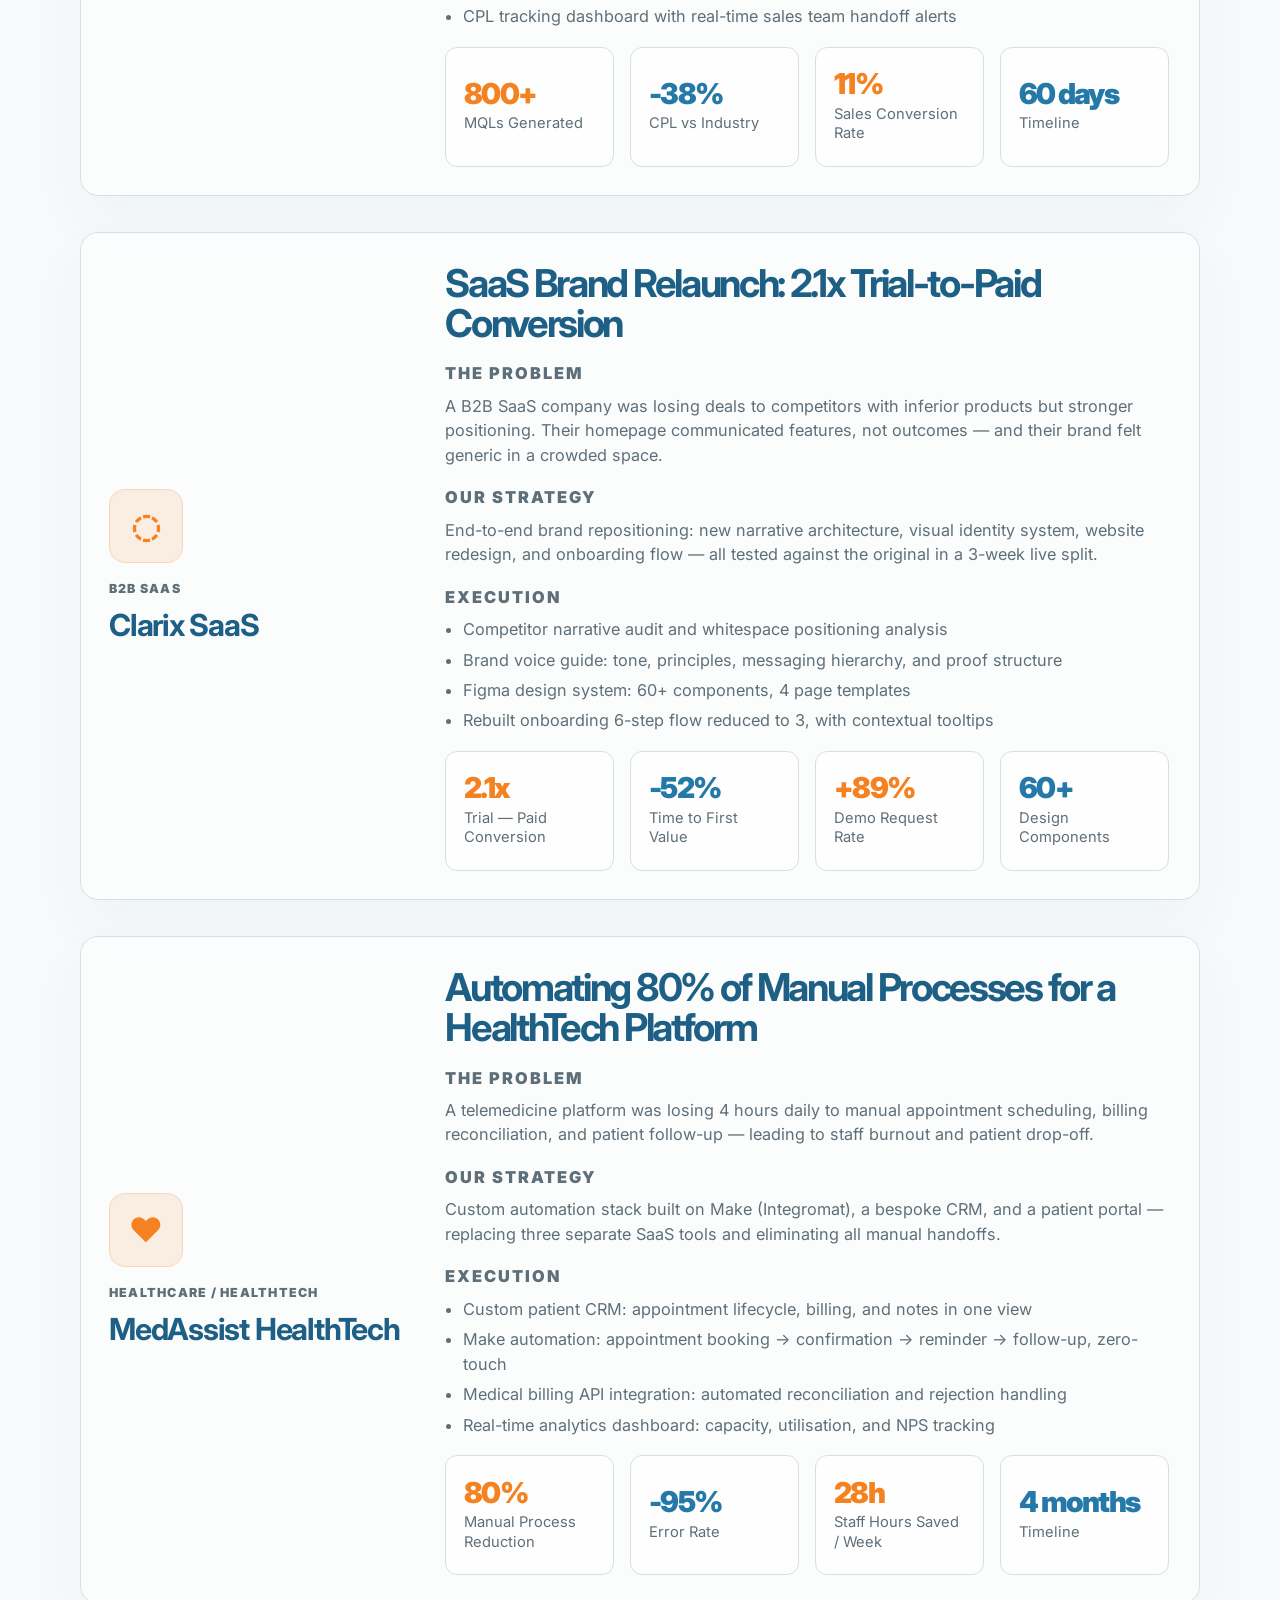
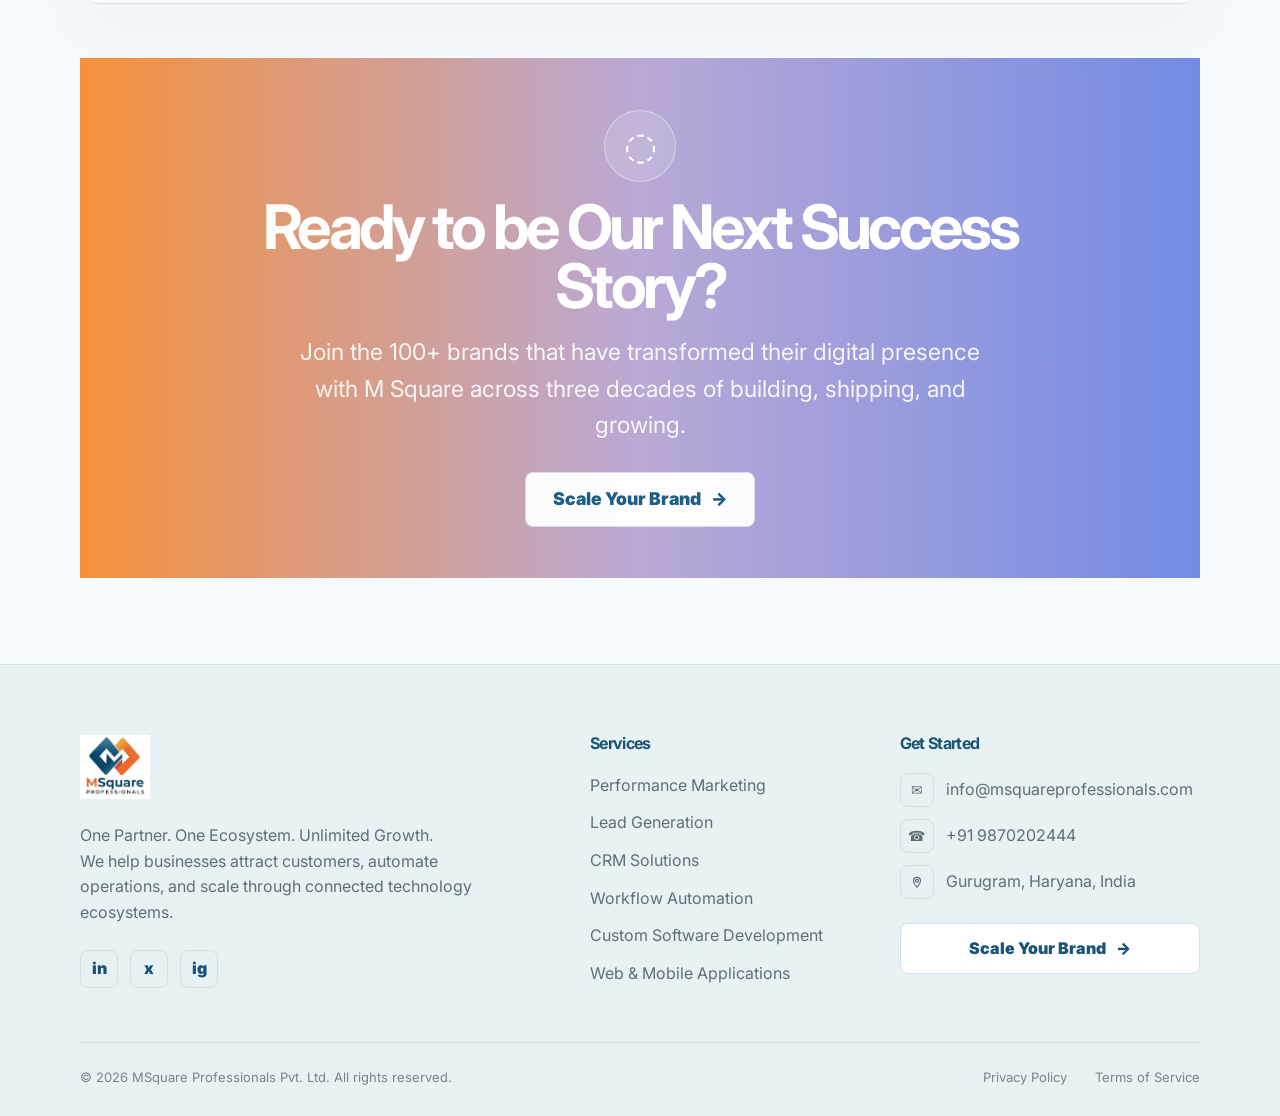
<file: case-studies.html>
﻿<!DOCTYPE html>
<html lang="en">
<head>
  <meta charset="UTF-8">
  <meta name="viewport" content="width=device-width, initial-scale=1.0">
  <meta name="description" content="Selected growth marketing, automation, and technology outcomes from M Square Professionals.">
  <title>Case Studies | M Square Professionals</title>
  <link rel="preconnect" href="https://fonts.googleapis.com">
  <link rel="preconnect" href="https://fonts.gstatic.com" crossorigin>
  <link href="https://fonts.googleapis.com/css2?family=Inter:wght@400;500;600;700;800;900&display=swap" rel="stylesheet">
  <link rel="stylesheet" href="styles.css">
</head>
<body>
  <header class="site-header" id="top">
    <nav class="nav-shell" aria-label="Main navigation">
      <a class="brand" href="index.html#top" aria-label="M Square Professionals home">
        <img src="assets/msquare-logo.png" alt="M Square Professionals logo">
        <span>M Square Professionals</span>
      </a>
      <button class="menu-toggle" type="button" aria-expanded="false" aria-controls="site-menu">
        <span></span>
        <span></span>
      </button>
      <div class="site-menu" id="site-menu">
        <a href="about.html">About</a>
        <a href="services.html">Services</a>
        <a href="case-studies.html">Case Studies</a>
        <a href="insights.html">Insights</a>
        <a href="contact.html">Contact</a>
        <a class="nav-cta" href="contact.html#lead-form">Scale Your Brand</a>
      </div>
    </nav>
  </header>

  <main>
    <section class="section-band case-study-intro">
      <div class="container">
        <p class="eyebrow">Case Studies / Portfolio</p>
        <h1>Measurable work across campaigns, websites, and systems.</h1>
        <p>Every project is framed around client context, challenge, strategy, work delivered, and measurable results.</p>
      </div>
    </section>

    <section class="case-study-block">
      <div class="container case-study-row">
        <div class="case-identity">
          <div class="case-icon case-icon-commerce">◫</div>
          <div class="case-label">E-COMMERCE</div>
          <h2>Nair Retail Brands</h2>
        </div>
        <div class="case-details">
          <h3>Elevating E-Commerce: 4.1x ROAS in 90 Days</h3>
          <div class="case-section">
            <p class="case-heading">THE PROBLEM</p>
            <p>A Bangalore-based fashion retailer was burning ad spend on broad Meta targeting, achieving under 1.8x ROAS with no attribution visibility beyond the last click.</p>
          </div>
          <div class="case-section">
            <p class="case-heading">OUR STRATEGY</p>
            <p>Rebuilt the full acquisition funnel — from creative strategy and audience architecture to landing page redesign and server-side attribution — treating media and product as a single system.</p>
          </div>
          <div class="case-section">
            <p class="case-heading">EXECUTION</p>
            <ul>
              <li>Audience segmentation: LAL stacking + retargeting tiered by intent signal</li>
              <li>UGC-first creative framework: 12 ad variations A/B tested in 2-week sprints</li>
              <li>Next.js landing page: LCP &lt; 1.5s, 68% reduction in bounce rate</li>
              <li>Server-side Meta CAPI + GA4 attribution — no more iOS 14 blind spots</li>
            </ul>
          </div>
          <div class="case-metrics">
            <div class="metric-box orange"><strong>4.1x</strong><span>ROAS</span></div>
            <div class="metric-box blue"><strong>44%</strong><span>CAC Reduction</span></div>
            <div class="metric-box orange"><strong>90 days</strong><span>Timeline</span></div>
            <div class="metric-box blue"><strong>12</strong><span>Ad Variants Tested</span></div>
          </div>
        </div>
      </div>
    </section>

    <section class="case-study-block">
      <div class="container case-study-row">
        <div class="case-identity">
          <div class="case-icon case-icon-real-estate">▣</div>
          <div class="case-label">REAL ESTATE / PROPTECH</div>
          <h2>Prestige Living Spaces</h2>
        </div>
        <div class="case-details">
          <h3>Real Estate Lead Gen: 800+ MQLs in 60 Days</h3>
          <div class="case-section">
            <p class="case-heading">THE PROBLEM</p>
            <p>A premium residential developer needed high-intent qualified buyers — not form-fillers. Existing campaigns had a high volume of leads but a low conversion rate.</p>
          </div>
          <div class="case-section">
            <p class="case-heading">OUR STRATEGY</p>
            <p>Hyper-localised Meta and Google campaigns with a multi-step qualification funnel, paired with CRM automation that enriched leads with behavioural signals before the first sales call.</p>
          </div>
          <div class="case-section">
            <p class="case-heading">EXECUTION</p>
            <ul>
              <li>Geo-fenced Meta campaigns targeting micro-neighbourhoods of target buyers</li>
              <li>Multi-step Typeform qualification funnel with conditional logic</li>
              <li>HubSpot CRM automation: lead scoring + instant WhatsApp + email sequences</li>
              <li>CPL tracking dashboard with real-time sales team handoff alerts</li>
            </ul>
          </div>
          <div class="case-metrics">
            <div class="metric-box orange"><strong>800+</strong><span>MQLs Generated</span></div>
            <div class="metric-box blue"><strong>-38%</strong><span>CPL vs Industry</span></div>
            <div class="metric-box orange"><strong>11%</strong><span>Sales Conversion Rate</span></div>
            <div class="metric-box blue"><strong>60 days</strong><span>Timeline</span></div>
          </div>
        </div>
      </div>
    </section>

    <section class="case-study-block">
      <div class="container case-study-row">
        <div class="case-identity">
          <div class="case-icon case-icon-saas">◌</div>
          <div class="case-label">B2B SaaS</div>
          <h2>Clarix SaaS</h2>
        </div>
        <div class="case-details">
          <h3>SaaS Brand Relaunch: 2.1x Trial-to-Paid Conversion</h3>
          <div class="case-section">
            <p class="case-heading">THE PROBLEM</p>
            <p>A B2B SaaS company was losing deals to competitors with inferior products but stronger positioning. Their homepage communicated features, not outcomes — and their brand felt generic in a crowded space.</p>
          </div>
          <div class="case-section">
            <p class="case-heading">OUR STRATEGY</p>
            <p>End-to-end brand repositioning: new narrative architecture, visual identity system, website redesign, and onboarding flow — all tested against the original in a 3-week live split.</p>
          </div>
          <div class="case-section">
            <p class="case-heading">EXECUTION</p>
            <ul>
              <li>Competitor narrative audit and whitespace positioning analysis</li>
              <li>Brand voice guide: tone, principles, messaging hierarchy, and proof structure</li>
              <li>Figma design system: 60+ components, 4 page templates</li>
              <li>Rebuilt onboarding 6-step flow reduced to 3, with contextual tooltips</li>
            </ul>
          </div>
          <div class="case-metrics">
            <div class="metric-box orange"><strong>2.1x</strong><span>Trial — Paid Conversion</span></div>
            <div class="metric-box blue"><strong>-52%</strong><span>Time to First Value</span></div>
            <div class="metric-box orange"><strong>+89%</strong><span>Demo Request Rate</span></div>
            <div class="metric-box blue"><strong>60+</strong><span>Design Components</span></div>
          </div>
        </div>
      </div>
    </section>

    <section class="case-study-block">
      <div class="container case-study-row">
        <div class="case-identity">
          <div class="case-icon case-icon-health">❤</div>
          <div class="case-label">HEALTHCARE / HEALTHTECH</div>
          <h2>MedAssist HealthTech</h2>
        </div>
        <div class="case-details">
          <h3>Automating 80% of Manual Processes for a HealthTech Platform</h3>
          <div class="case-section">
            <p class="case-heading">THE PROBLEM</p>
            <p>A telemedicine platform was losing 4 hours daily to manual appointment scheduling, billing reconciliation, and patient follow-up — leading to staff burnout and patient drop-off.</p>
          </div>
          <div class="case-section">
            <p class="case-heading">OUR STRATEGY</p>
            <p>Custom automation stack built on Make (Integromat), a bespoke CRM, and a patient portal — replacing three separate SaaS tools and eliminating all manual handoffs.</p>
          </div>
          <div class="case-section">
            <p class="case-heading">EXECUTION</p>
            <ul>
              <li>Custom patient CRM: appointment lifecycle, billing, and notes in one view</li>
              <li>Make automation: appointment booking → confirmation → reminder → follow-up, zero-touch</li>
              <li>Medical billing API integration: automated reconciliation and rejection handling</li>
              <li>Real-time analytics dashboard: capacity, utilisation, and NPS tracking</li>
            </ul>
          </div>
          <div class="case-metrics">
            <div class="metric-box orange"><strong>80%</strong><span>Manual Process Reduction</span></div>
            <div class="metric-box blue"><strong>-95%</strong><span>Error Rate</span></div>
            <div class="metric-box orange"><strong>28h</strong><span>Staff Hours Saved / Week</span></div>
            <div class="metric-box blue"><strong>4 months</strong><span>Timeline</span></div>
          </div>
        </div>
      </div>
    </section>

    <section class="case-cta-wrap">
      <div class="container case-cta">
        <div class="cta-badge">◌</div>
        <h2>Ready to be Our Next Success Story?</h2>
        <p>Join the 100+ brands that have transformed their digital presence with M Square across three decades of building, shipping, and growing.</p>
        <a class="button cta-button" href="contact.html">Scale Your Brand <span aria-hidden="true">→</span></a>
      </div>
    </section>
  </main>

  <footer class="site-footer">
    <div class="container footer-grid">
      <div class="footer-brand">
        <img src="assets/msquare-logo.png" alt="M Square Professionals logo">
        <p>One Partner. One Ecosystem. Unlimited Growth.<br>We help businesses attract customers, automate operations, and scale through connected technology ecosystems.</p>
        <div class="socials" aria-label="Social links">
          <a href="#" aria-label="LinkedIn">in</a>
          <a href="#" aria-label="X">x</a>
          <a href="#" aria-label="Instagram">ig</a>
        </div>
      </div>
      <div>
        <h2>Services</h2>
        <ul class="footer-links">
          <li><a href="services.html">Performance Marketing</a></li>
          <li><a href="services.html">Lead Generation</a></li>
          <li><a href="services.html">CRM Solutions</a></li>
          <li><a href="services.html">Workflow Automation</a></li>
          <li><a href="services.html">Custom Software Development</a></li>
          <li><a href="services.html">Web &amp; Mobile Applications</a></li>
        </ul>
      </div>
      <div>
        <h2>Get Started</h2>
        <ul class="contact-links">
          <li><span class="contact-icon" aria-hidden="true">&#9993;</span><a href="mailto:info@msquareprofessionals.com">info@msquareprofessionals.com</a></li>
          <li><span class="contact-icon" aria-hidden="true">&#9742;</span><a href="tel:+919870202444">+91 9870202444</a></li>
          <li><span class="contact-icon" aria-hidden="true"><svg viewBox="0 0 24 24" aria-hidden="true"><path d="M12 21s6-5.5 6-11a6 6 0 1 0-12 0c0 5.5 6 11 6 11Z"></path><circle cx="12" cy="10" r="2.5"></circle></svg></span><span>Gurugram, Haryana, India</span></li>
        </ul>
        <a class="footer-cta" href="contact.html">Scale Your Brand <span aria-hidden="true">-&gt;</span></a>
      </div>
    </div>
    <div class="container legal-row">
      <p class="legal-copy">&copy; 2026 MSquare Professionals Pvt. Ltd. All rights reserved.</p>
      <div class="legal-links">
        <a href="contact.html">Privacy Policy</a>
        <a href="contact.html">Terms of Service</a>
      </div>
    </div>
  </footer>

  <script src="script.js"></script>
</body>
</html>
</file>
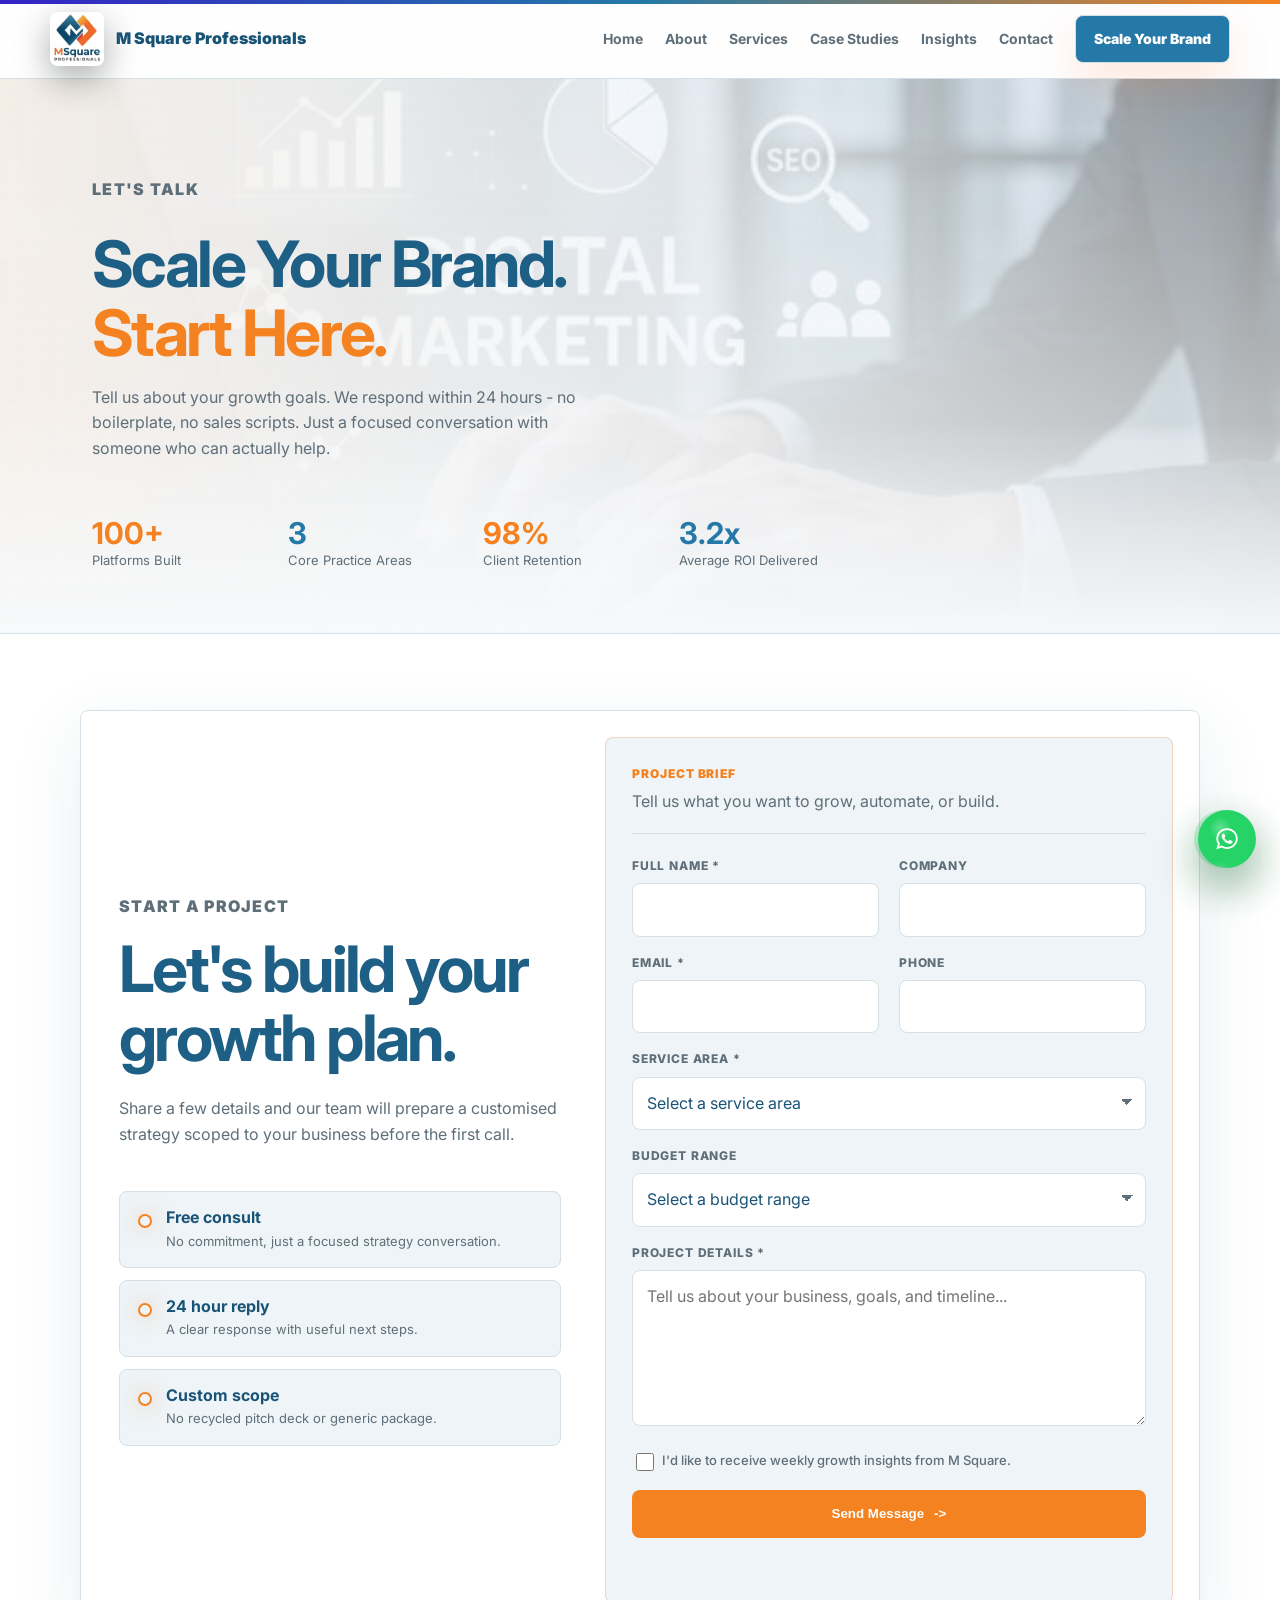
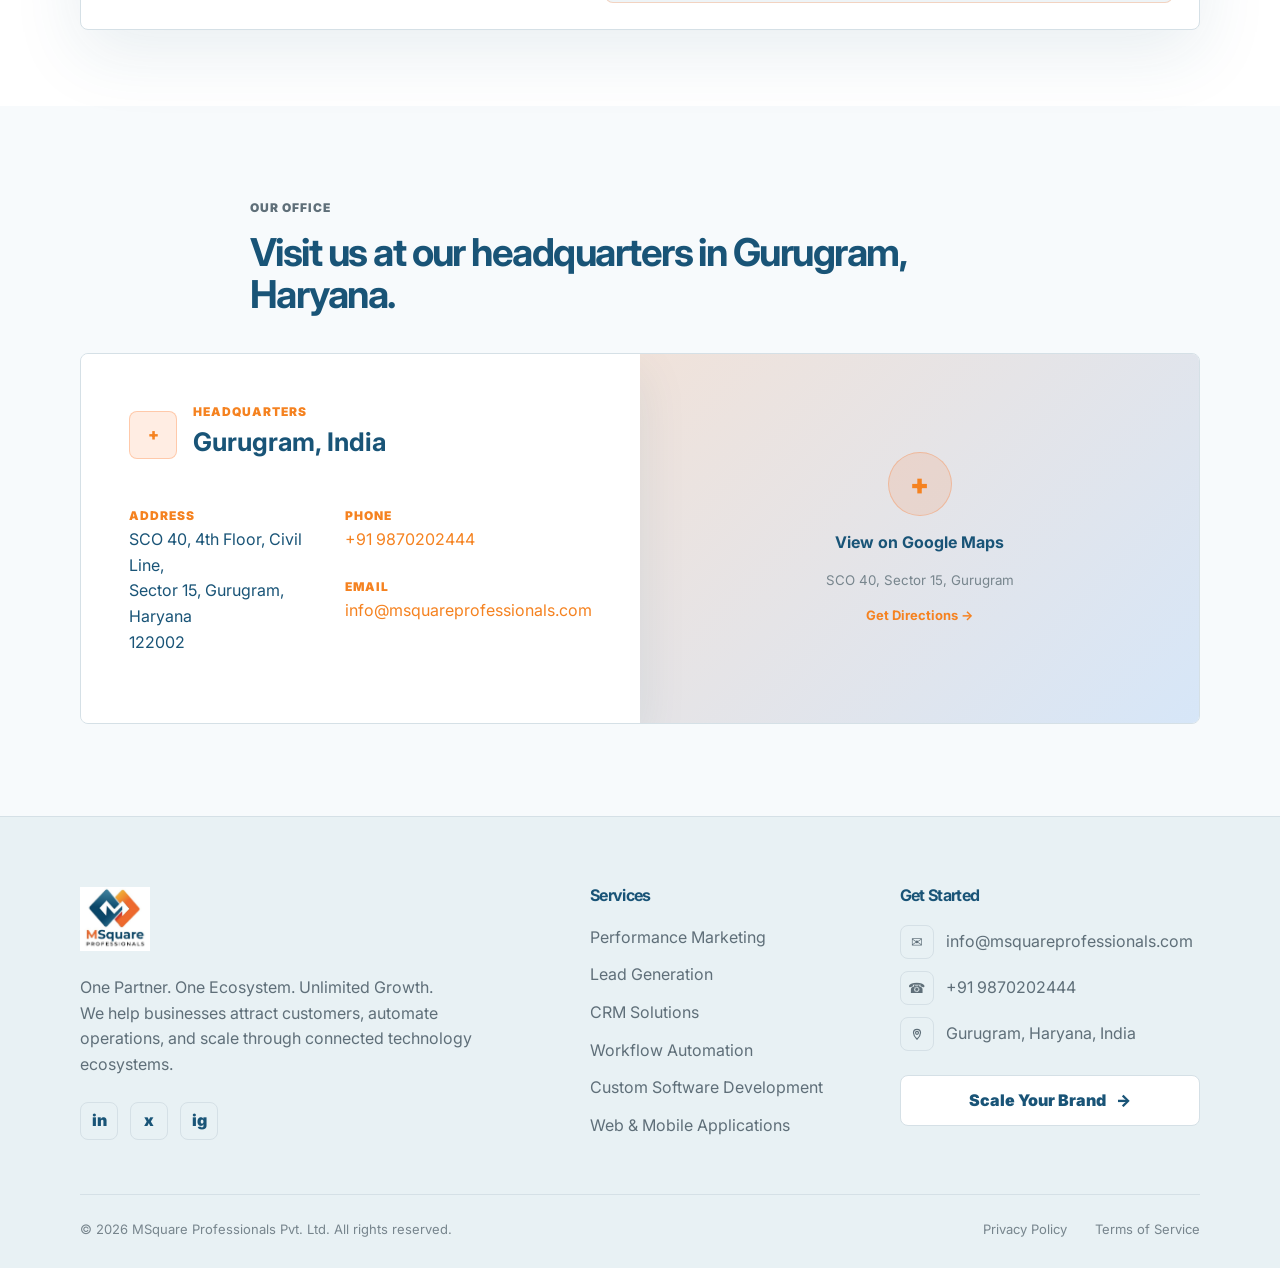
<file: contact.html>
<!DOCTYPE html>
<html lang="en">

<head>
    <meta charset="UTF-8">
    <meta name="viewport" content="width=device-width, initial-scale=1.0">
    <meta name="description" content="Start a project with M Square Professionals.">
    <title>Contact | M Square Professionals</title>
    <link rel="preconnect" href="https://fonts.googleapis.com">
    <link rel="preconnect" href="https://fonts.gstatic.com" crossorigin>
    <link href="https://fonts.googleapis.com/css2?family=Inter:wght@400;500;600;700;800;900&display=swap"
        rel="stylesheet">
    <link rel="stylesheet" href="styles.css">
</head>

<body>
    <header class="site-header" id="top">
        <nav class="nav-shell" aria-label="Main navigation"><a class="brand" href="index.html#top"
                aria-label="M Square Professionals home"><img src="assets/msquare-logo.png"
                    alt="M Square Professionals logo"><span>M Square Professionals</span></a><button class="menu-toggle"
                type="button" aria-expanded="false" aria-controls="site-menu"><span></span><span></span></button>
            <div class="site-menu" id="site-menu"><a href="about.html">About</a><a href="services.html">Services</a><a
                    href="case-studies.html">Case Studies</a><a href="insights.html">Insights</a><a
                    href="contact.html">Contact</a><a class="nav-cta" href="contact.html#lead-form">Scale Your Brand</a></div>
        </nav>
    </header>
    <main>
        <section class="section-band contact-section">
            <div class="container contact-grid">
                <div class="contact-intro">
                    <p class="eyebrow">Start a project</p>
                    <h1>Let's build your growth plan.</h1>
                    <p>Share a few details and our team will prepare a customised strategy scoped to your business
                        before the first call.</p>
                    <div class="contact-highlights">
                        <div><strong>Free consult</strong><span>No commitment, just a focused strategy
                                conversation.</span></div>
                        <div><strong>24 hour reply</strong><span>A clear response with useful next steps.</span></div>
                        <div><strong>Custom scope</strong><span>No recycled pitch deck or generic package.</span></div>
                    </div>
                </div>
                <form class="contact-form" id="lead-form">
                    <div class="form-header"><span>Project Brief</span>
                        <p>Tell us what you want to grow, automate, or build.</p>
                    </div>
                    <div class="field-grid"><label><span>Full Name *</span><input name="name" type="text"
                                required></label><label><span>Company</span><input name="company" type="text"></label>
                    </div>
                    <div class="field-grid"><label><span>Email *</span><input name="email" type="email"
                                required></label><label><span>Phone</span><input name="phone" type="tel"></label></div>
                    <label><span>Service Area *</span><select name="service" required>
                            <option value="">Select a service area</option>
                            <option>Enterprise AI &amp; Automation</option>
                            <option>Web Development</option>
                            <option>App Development</option>
                            <option>Performance Marketing &amp; SEO</option>
                            <option>Branding &amp; Strategy</option>
                            <option>Full Growth System</option>
                            <option>Strategy Consultation</option>
                        </select></label><label><span>Budget Range</span><select name="budget">
                            <option value="">Select a budget range</option>
                            <option>Under &#8377;5 Lakhs</option>
                            <option>&#8377;5 - 15 Lakhs</option>
                            <option>&#8377;15 - 50 Lakhs</option>
                            <option>&#8377;50 Lakhs+</option>
                            <option>Enterprise (discuss)</option>
                        </select></label><label><span>Project Details *</span><textarea name="details" rows="5"
                            placeholder="Tell us about your business, goals, and timeline..."
                            required></textarea></label><label class="checkbox-row"><input name="newsletter"
                            type="checkbox"><span>I'd like to receive weekly growth insights from M
                            Square.</span></label><button class="button form-button" type="submit">Send Message <span
                            aria-hidden="true">-&gt;</span></button>
                    <p class="form-note" id="form-note" role="status"></p>
                </form>
            </div>
        </section>
        <section class="section-band office-section">
            <div class="container section-heading">
                <p class="eyebrow">Our Office</p>
                <h2>Visit us at our headquarters in Gurugram, Haryana.</h2>
            </div>
            <div class="container office-grid">
                <div class="office-details">
                    <div class="office-title"><span class="pin" aria-hidden="true">+</span>
                        <div>
                            <p>Headquarters</p>
                            <h3>Gurugram, India</h3>
                        </div>
                    </div>
                    <div class="office-info">
                        <div><span>Address</span>
                            <p>SCO 40, 4th Floor, Civil Line,<br>Sector 15, Gurugram, Haryana<br>122002</p>
                        </div>
                        <div><span>Phone</span>
                            <p><a href="tel:+919870202444">+91 9870202444</a></p><span>Email</span>
                            <p><a href="mailto:info@msquareprofessionals.com">info@msquareprofessionals.com</a></p>
                        </div>
                    </div>
                </div><a class="map-panel"
                    href="https://www.google.com/maps/search/?api=1&amp;query=SCO%2040%20Sector%2015%20Gurugram"
                    target="_blank" rel="noreferrer"><span class="map-pin" aria-hidden="true">+</span><strong>View on
                        Google Maps</strong><small>SCO 40, Sector 15, Gurugram</small><b>Get Directions -&gt;</b></a>
            </div>
        </section>
    </main>
    <footer class="site-footer">
        <div class="container footer-grid">
            <div class="footer-brand"><img src="assets/msquare-logo.png" alt="M Square Professionals logo">
                <p>One Partner. One Ecosystem. Unlimited Growth.<br>We help businesses attract customers, automate
                    operations, and scale through connected technology ecosystems.</p>
                <div class="socials" aria-label="Social links"><a href="#" aria-label="LinkedIn">in</a><a href="#"
                        aria-label="X">x</a><a href="#" aria-label="Instagram">ig</a></div>
            </div>
            <div>
                <h2>Services</h2>
                <ul class="footer-links">
                    <li><a href="services.html">Performance Marketing</a></li>
                    <li><a href="services.html">Lead Generation</a></li>
                    <li><a href="services.html">CRM Solutions</a></li>
                    <li><a href="services.html">Workflow Automation</a></li>
                    <li><a href="services.html">Custom Software Development</a></li>
                    <li><a href="services.html">Web &amp; Mobile Applications</a></li>
                </ul>
            </div>
            <div>
                <h2>Get Started</h2>
                <ul class="contact-links">
                    <li><span class="contact-icon" aria-hidden="true">&#9993;</span><a
                            href="mailto:info@msquareprofessionals.com">info@msquareprofessionals.com</a></li>
                    <li><span class="contact-icon" aria-hidden="true">&#9742;</span><a href="tel:+919870202444">+91
                            9870202444</a></li>
                    <li><span class="contact-icon" aria-hidden="true"><svg viewBox="0 0 24 24" aria-hidden="true">
                                <path d="M12 21s6-5.5 6-11a6 6 0 1 0-12 0c0 5.5 6 11 6 11Z"></path>
                                <circle cx="12" cy="10" r="2.5"></circle>
                            </svg></span><span>Gurugram, Haryana, India</span></li>
                </ul><a class="footer-cta" href="contact.html">Scale Your Brand <span
                        aria-hidden="true">-&gt;</span></a>
            </div>
        </div>
        <div class="container legal-row"><a href="contact.html">Contact</a><a href="index.html">Home</a></div>
    </footer>
    <script src="script.js"></script>
</body>

</html>
</file>
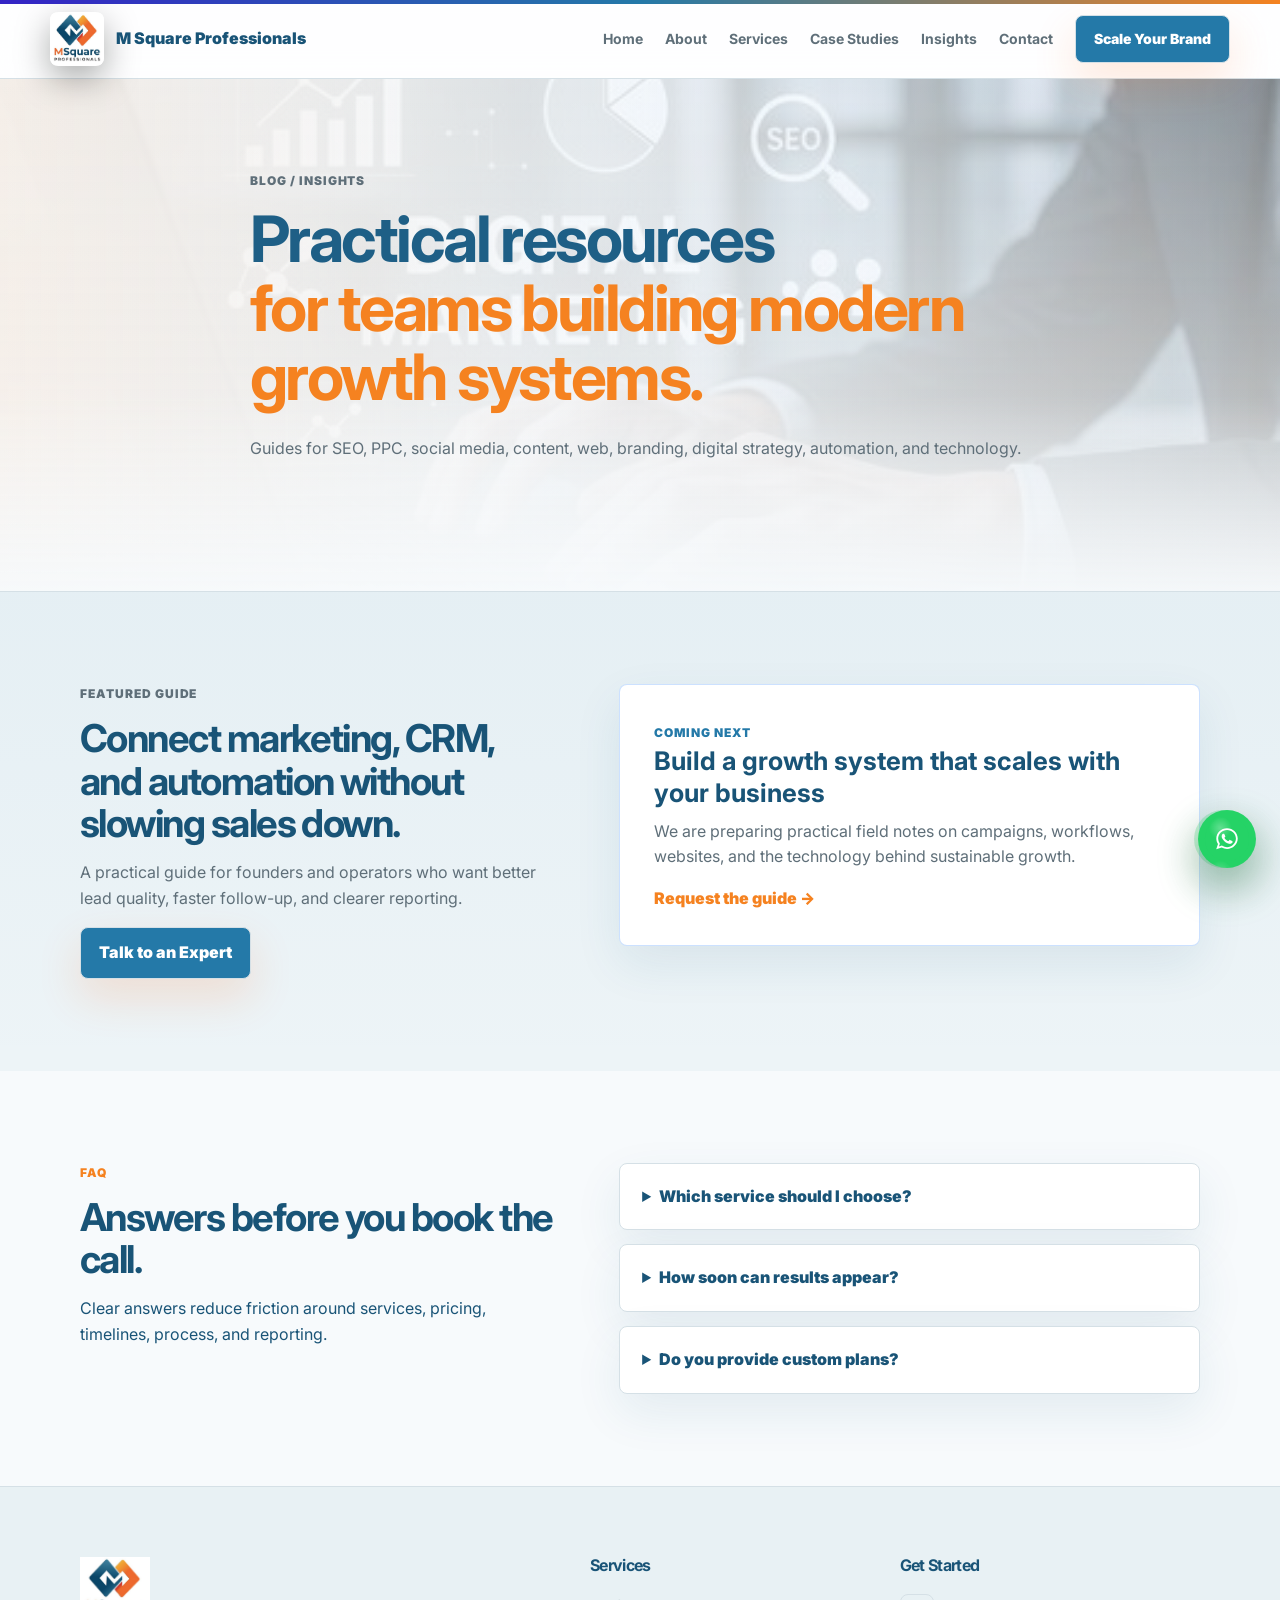
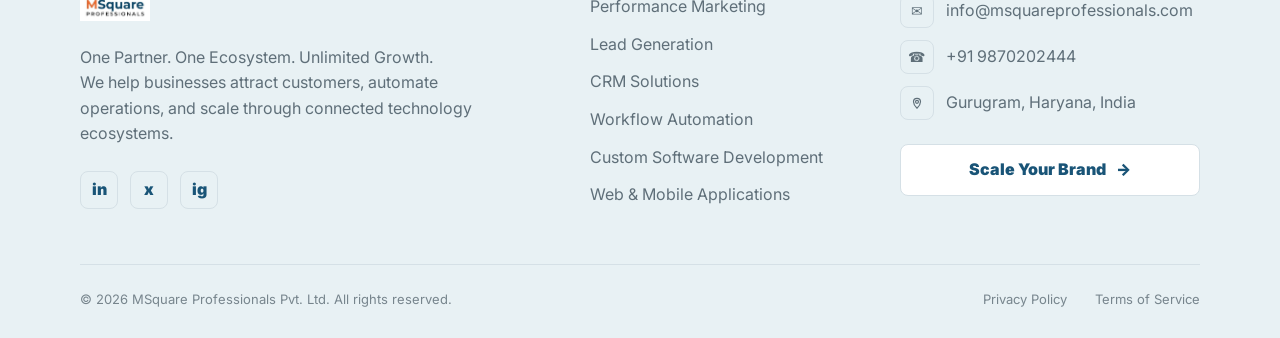
<file: insights.html>
<!DOCTYPE html>
<html lang="en"><head><meta charset="UTF-8"><meta name="viewport" content="width=device-width, initial-scale=1.0"><meta name="description" content="Practical resources for teams building modern growth systems."><title>Insights | M Square Professionals</title><link rel="preconnect" href="https://fonts.googleapis.com"><link rel="preconnect" href="https://fonts.gstatic.com" crossorigin><link href="https://fonts.googleapis.com/css2?family=Inter:wght@400;500;600;700;800;900&display=swap" rel="stylesheet"><link rel="stylesheet" href="styles.css"></head>
<body><header class="site-header" id="top"><nav class="nav-shell" aria-label="Main navigation"><a class="brand" href="index.html#top" aria-label="M Square Professionals home"><img src="assets/msquare-logo.png" alt="M Square Professionals logo"><span>M Square Professionals</span></a><button class="menu-toggle" type="button" aria-expanded="false" aria-controls="site-menu"><span></span><span></span></button><div class="site-menu" id="site-menu"><a href="about.html">About</a><a href="services.html">Services</a><a href="case-studies.html">Case Studies</a><a href="insights.html">Insights</a><a href="contact.html">Contact</a><a class="nav-cta" href="contact.html#lead-form">Scale Your Brand</a></div></nav></header>
<main><section class="section-band"><div class="container section-heading"><p class="eyebrow">Blog / Insights</p><h1>Practical resources for teams building modern growth systems.</h1><p>Guides for SEO, PPC, social media, content, web, branding, digital strategy, automation, and technology.</p></div></section><section class="section-band muted"><div class="container insight-grid"><div><p class="eyebrow">Featured Guide</p><h2>Connect marketing, CRM, and automation without slowing sales down.</h2><p>A practical guide for founders and operators who want better lead quality, faster follow-up, and clearer reporting.</p><a class="button primary" href="contact.html">Talk to an Expert</a></div><article class="featured-insight"><span>Coming next</span><h3>Build a growth system that scales with your business</h3><p>We are preparing practical field notes on campaigns, workflows, websites, and the technology behind sustainable growth.</p><a href="contact.html">Request the guide -&gt;</a></article></div></section><section class="section-band"><div class="container faq-grid"><div><p class="eyebrow">FAQ</p><h2>Answers before you book the call.</h2><p>Clear answers reduce friction around services, pricing, timelines, process, and reporting.</p></div><div class="faq-list"><details><summary>Which service should I choose?</summary><p>Select the closest service, or choose a strategy consultation if you want a complete plan across marketing, web, CRM, and automation.</p></details><details><summary>How soon can results appear?</summary><p>Paid campaigns and automation improvements can show signals quickly. SEO, brand, and software-led growth compound over a longer timeline.</p></details><details><summary>Do you provide custom plans?</summary><p>Yes. We scope recommendations around your goals, budget, existing systems, timeline, and capacity.</p></details></div></div></section></main>
<footer class="site-footer"><div class="container footer-grid"><div class="footer-brand"><img src="assets/msquare-logo.png" alt="M Square Professionals logo"><p>One Partner. One Ecosystem. Unlimited Growth.<br>We help businesses attract customers, automate operations, and scale through connected technology ecosystems.</p><div class="socials" aria-label="Social links"><a href="#" aria-label="LinkedIn">in</a><a href="#" aria-label="X">x</a><a href="#" aria-label="Instagram">ig</a></div></div><div><h2>Services</h2><ul class="footer-links"><li><a href="services.html">Performance Marketing</a></li><li><a href="services.html">Lead Generation</a></li><li><a href="services.html">CRM Solutions</a></li><li><a href="services.html">Workflow Automation</a></li><li><a href="services.html">Custom Software Development</a></li><li><a href="services.html">Web &amp; Mobile Applications</a></li></ul></div><div><h2>Get Started</h2><ul class="contact-links"><li><span class="contact-icon" aria-hidden="true">&#9993;</span><a href="mailto:info@msquareprofessionals.com">info@msquareprofessionals.com</a></li><li><span class="contact-icon" aria-hidden="true">&#9742;</span><a href="tel:+919870202444">+91 9870202444</a></li><li><span class="contact-icon" aria-hidden="true"><svg viewBox="0 0 24 24" aria-hidden="true"><path d="M12 21s6-5.5 6-11a6 6 0 1 0-12 0c0 5.5 6 11 6 11Z"></path><circle cx="12" cy="10" r="2.5"></circle></svg></span><span>Gurugram, Haryana, India</span></li></ul><a class="footer-cta" href="contact.html">Scale Your Brand <span aria-hidden="true">-&gt;</span></a></div></div><div class="container legal-row"><a href="contact.html">Contact</a><a href="index.html">Home</a></div></footer><script src="script.js"></script></body></html>
</file>
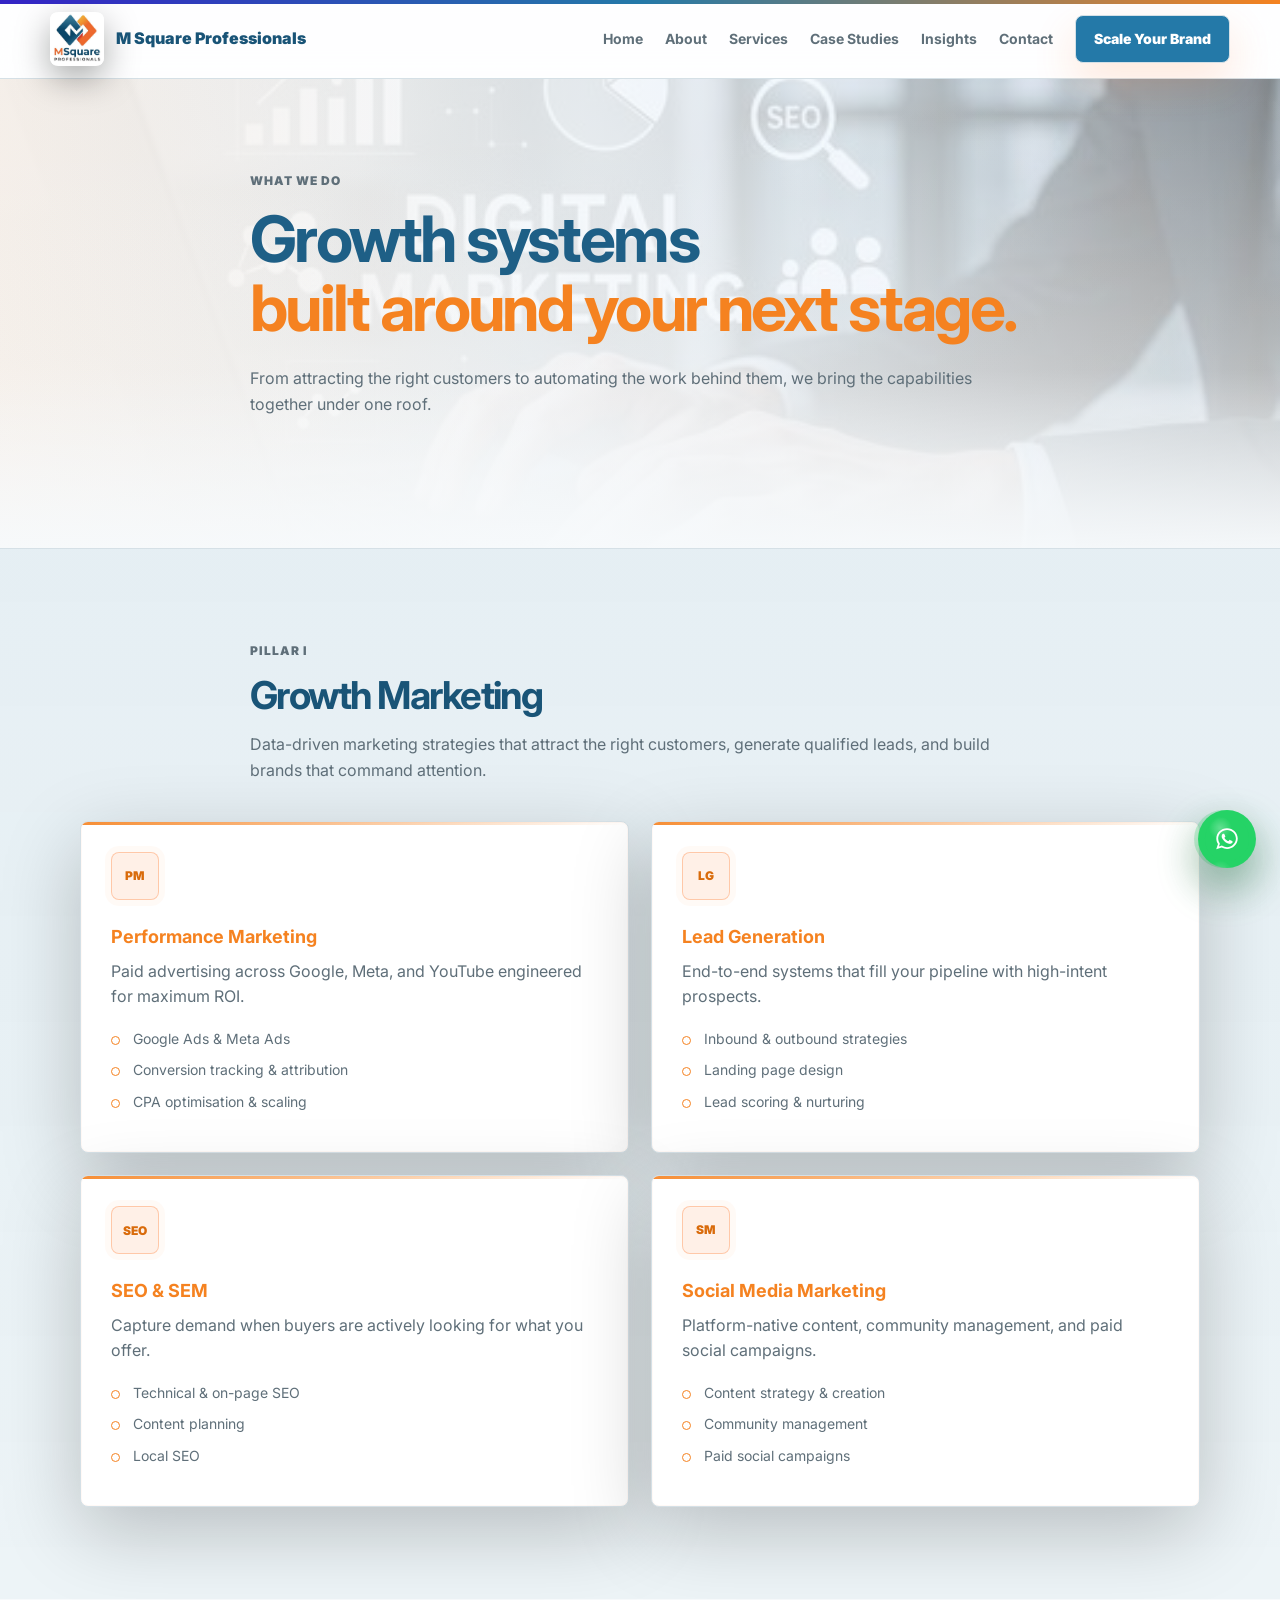
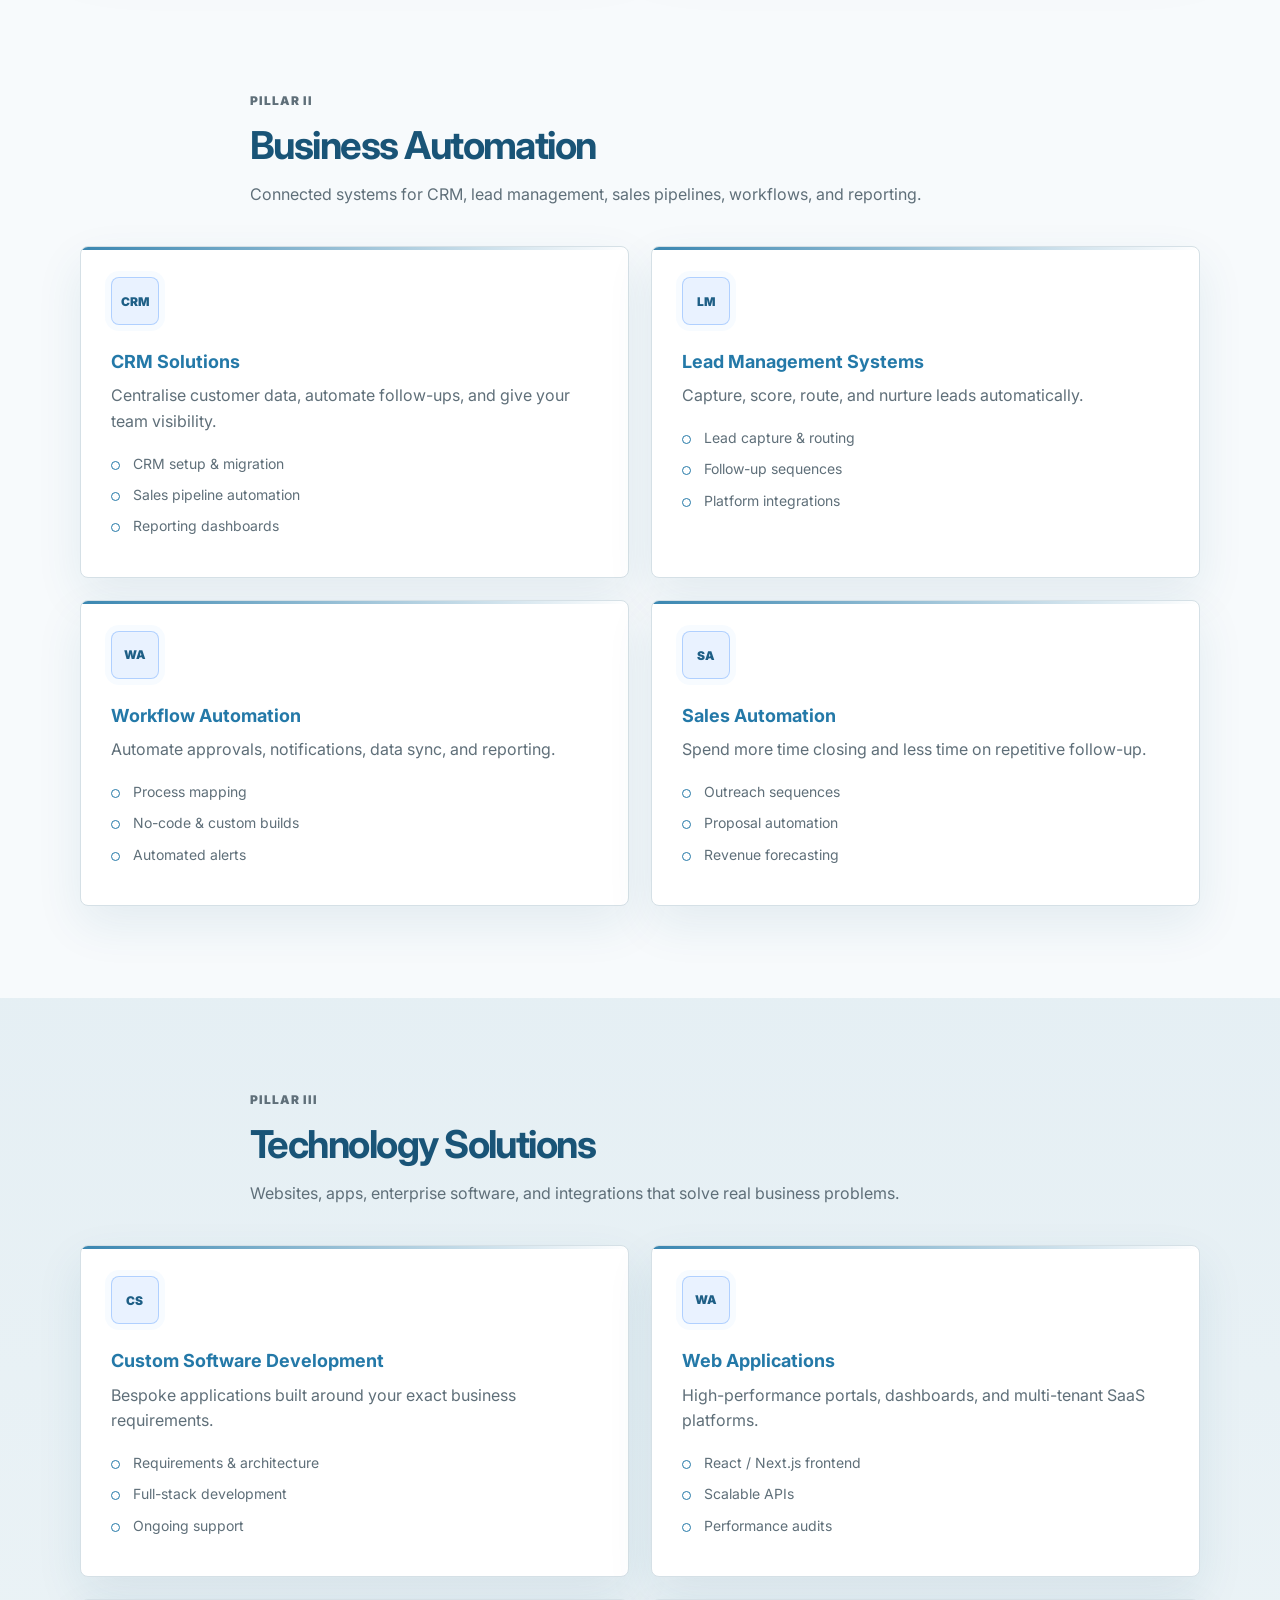
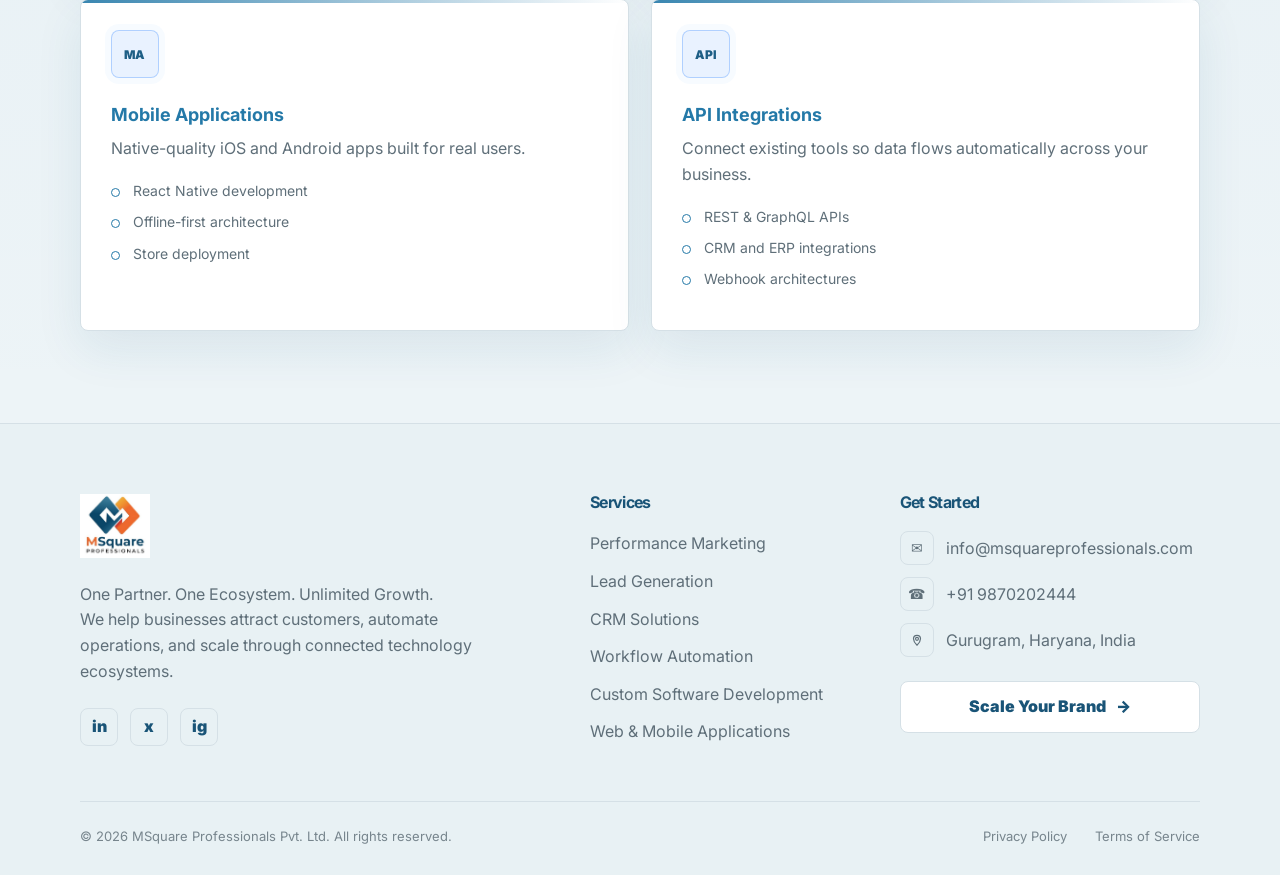
<file: services.html>
<!DOCTYPE html>
<html lang="en">
<head>
  <meta charset="UTF-8"><meta name="viewport" content="width=device-width, initial-scale=1.0"><meta name="description" content="Growth marketing, business automation, and technology services from M Square Professionals."><title>Services | M Square Professionals</title>
  <link rel="preconnect" href="https://fonts.googleapis.com"><link rel="preconnect" href="https://fonts.gstatic.com" crossorigin><link href="https://fonts.googleapis.com/css2?family=Inter:wght@400;500;600;700;800;900&display=swap" rel="stylesheet"><link rel="stylesheet" href="styles.css">
</head>
<body>
  <header class="site-header" id="top"><nav class="nav-shell" aria-label="Main navigation"><a class="brand" href="index.html#top" aria-label="M Square Professionals home"><img src="assets/msquare-logo.png" alt="M Square Professionals logo"><span>M Square Professionals</span></a><button class="menu-toggle" type="button" aria-expanded="false" aria-controls="site-menu"><span></span><span></span></button><div class="site-menu" id="site-menu"><a href="about.html">About</a><a href="services.html">Services</a><a href="case-studies.html">Case Studies</a><a href="insights.html">Insights</a><a href="contact.html">Contact</a><a class="nav-cta" href="contact.html#lead-form">Scale Your Brand</a></div></nav></header>
  <main>
    <section class="section-band"><div class="container section-heading"><p class="eyebrow">What We Do</p><h1>Growth systems built around your next stage.</h1><p>From attracting the right customers to automating the work behind them, we bring the capabilities together under one roof.</p></div></section>
    <section class="section-band muted"><div class="container pillar-heading"><p class="eyebrow orange-label">Pillar I</p><h2>Growth Marketing</h2><p>Data-driven marketing strategies that attract the right customers, generate qualified leads, and build brands that command attention.</p></div><div class="container service-grid"><article class="service-card accent-orange"><span class="icon orange-icon">PM</span><h3>Performance Marketing</h3><p>Paid advertising across Google, Meta, and YouTube engineered for maximum ROI.</p><ul><li>Google Ads &amp; Meta Ads</li><li>Conversion tracking &amp; attribution</li><li>CPA optimisation &amp; scaling</li></ul></article><article class="service-card accent-orange"><span class="icon orange-icon">LG</span><h3>Lead Generation</h3><p>End-to-end systems that fill your pipeline with high-intent prospects.</p><ul><li>Inbound &amp; outbound strategies</li><li>Landing page design</li><li>Lead scoring &amp; nurturing</li></ul></article><article class="service-card accent-orange"><span class="icon orange-icon">SEO</span><h3>SEO &amp; SEM</h3><p>Capture demand when buyers are actively looking for what you offer.</p><ul><li>Technical &amp; on-page SEO</li><li>Content planning</li><li>Local SEO</li></ul></article><article class="service-card accent-orange"><span class="icon orange-icon">SM</span><h3>Social Media Marketing</h3><p>Platform-native content, community management, and paid social campaigns.</p><ul><li>Content strategy &amp; creation</li><li>Community management</li><li>Paid social campaigns</li></ul></article></div></section>
    <section class="section-band"><div class="container pillar-heading"><p class="eyebrow blue-label">Pillar II</p><h2>Business Automation</h2><p>Connected systems for CRM, lead management, sales pipelines, workflows, and reporting.</p></div><div class="container service-grid"><article class="service-card accent-blue"><span class="icon blue-icon">CRM</span><h3>CRM Solutions</h3><p>Centralise customer data, automate follow-ups, and give your team visibility.</p><ul><li>CRM setup &amp; migration</li><li>Sales pipeline automation</li><li>Reporting dashboards</li></ul></article><article class="service-card accent-blue"><span class="icon blue-icon">LM</span><h3>Lead Management Systems</h3><p>Capture, score, route, and nurture leads automatically.</p><ul><li>Lead capture &amp; routing</li><li>Follow-up sequences</li><li>Platform integrations</li></ul></article><article class="service-card accent-blue"><span class="icon blue-icon">WA</span><h3>Workflow Automation</h3><p>Automate approvals, notifications, data sync, and reporting.</p><ul><li>Process mapping</li><li>No-code &amp; custom builds</li><li>Automated alerts</li></ul></article><article class="service-card accent-blue"><span class="icon blue-icon">SA</span><h3>Sales Automation</h3><p>Spend more time closing and less time on repetitive follow-up.</p><ul><li>Outreach sequences</li><li>Proposal automation</li><li>Revenue forecasting</li></ul></article></div></section>
    <section class="section-band muted"><div class="container pillar-heading"><p class="eyebrow blue-label">Pillar III</p><h2>Technology Solutions</h2><p>Websites, apps, enterprise software, and integrations that solve real business problems.</p></div><div class="container service-grid"><article class="service-card accent-blue"><span class="icon blue-icon">CS</span><h3>Custom Software Development</h3><p>Bespoke applications built around your exact business requirements.</p><ul><li>Requirements &amp; architecture</li><li>Full-stack development</li><li>Ongoing support</li></ul></article><article class="service-card accent-blue"><span class="icon blue-icon">WA</span><h3>Web Applications</h3><p>High-performance portals, dashboards, and multi-tenant SaaS platforms.</p><ul><li>React / Next.js frontend</li><li>Scalable APIs</li><li>Performance audits</li></ul></article><article class="service-card accent-blue"><span class="icon blue-icon">MA</span><h3>Mobile Applications</h3><p>Native-quality iOS and Android apps built for real users.</p><ul><li>React Native development</li><li>Offline-first architecture</li><li>Store deployment</li></ul></article><article class="service-card accent-blue"><span class="icon blue-icon">API</span><h3>API Integrations</h3><p>Connect existing tools so data flows automatically across your business.</p><ul><li>REST &amp; GraphQL APIs</li><li>CRM and ERP integrations</li><li>Webhook architectures</li></ul></article></div></section>
  </main>
  <footer class="site-footer"><div class="container footer-grid"><div class="footer-brand"><img src="assets/msquare-logo.png" alt="M Square Professionals logo"><p>One Partner. One Ecosystem. Unlimited Growth.<br>We help businesses attract customers, automate operations, and scale through connected technology ecosystems.</p><div class="socials" aria-label="Social links"><a href="#" aria-label="LinkedIn">in</a><a href="#" aria-label="X">x</a><a href="#" aria-label="Instagram">ig</a></div></div><div><h2>Services</h2><ul class="footer-links"><li><a href="services.html">Performance Marketing</a></li><li><a href="services.html">Lead Generation</a></li><li><a href="services.html">CRM Solutions</a></li><li><a href="services.html">Workflow Automation</a></li><li><a href="services.html">Custom Software Development</a></li><li><a href="services.html">Web &amp; Mobile Applications</a></li></ul></div><div><h2>Get Started</h2><ul class="contact-links"><li><span class="contact-icon" aria-hidden="true">&#9993;</span><a href="mailto:info@msquareprofessionals.com">info@msquareprofessionals.com</a></li><li><span class="contact-icon" aria-hidden="true">&#9742;</span><a href="tel:+919870202444">+91 9870202444</a></li><li><span class="contact-icon" aria-hidden="true"><svg viewBox="0 0 24 24" aria-hidden="true"><path d="M12 21s6-5.5 6-11a6 6 0 1 0-12 0c0 5.5 6 11 6 11Z"></path><circle cx="12" cy="10" r="2.5"></circle></svg></span><span>Gurugram, Haryana, India</span></li></ul><a class="footer-cta" href="contact.html">Scale Your Brand <span aria-hidden="true">-&gt;</span></a></div></div><div class="container legal-row"><a href="contact.html">Contact</a><a href="index.html">Home</a></div></footer><script src="script.js"></script>
</body>
</html>
</file>
<file: styles.css>
﻿.case-study-intro {
  padding: 72px 0 28px;
}

.case-study-intro .container {
  max-width: 1200px;
}

.case-study-intro h1 {
  margin: 0 0 18px;
  font-size: clamp(2.8rem, 4vw, 6rem);
  line-height: 0.96;
  letter-spacing: -0.06em;
}

.case-study-intro p:last-child {
  max-width: 900px;
  color: var(--muted);
  font-size: clamp(1.1rem, 1.8vw, 1.7rem);
  font-weight: 500;
}

.case-study-block {
  padding: 18px 0 18px;
}

.case-study-row {
  display: grid;
  grid-template-columns: minmax(260px, 0.9fr) minmax(0, 2.1fr);
  gap: 24px;
  align-items: stretch;
  padding: 22px 20px;
  border: 1px solid var(--line);
  border-radius: 18px;
  background: rgba(255, 255, 255, 0.6);
  box-shadow: 0 24px 60px rgba(25, 84, 119, 0.04);
}

.case-identity {
  display: flex;
  flex-direction: column;
  justify-content: center;
  padding: 18px 12px 18px 8px;
}

.case-icon {
  width: 74px;
  height: 74px;
  display: inline-flex;
  align-items: center;
  justify-content: center;
  margin-bottom: 16px;
  border-radius: 16px;
  border: 1px solid rgba(245, 130, 32, 0.2);
  background: rgba(245, 130, 32, 0.12);
  color: var(--orange);
  font-size: 2.1rem;
  font-weight: 800;
}

.case-icon-commerce,
.case-icon-real-estate,
.case-icon-saas,
.case-icon-health {
  background: rgba(245, 130, 32, 0.12);
}

.case-label {
  margin-bottom: 8px;
  color: var(--muted);
  font-size: 0.78rem;
  font-weight: 900;
  letter-spacing: 0.1em;
  text-transform: uppercase;
}

.case-identity h2 {
  margin: 0;
  font-size: clamp(1.9rem, 2vw, 2.7rem);
  line-height: 1.2;
  letter-spacing: -0.04em;
  color: var(--blue-2);
}

.case-details {
  padding: 8px 10px 6px 4px;
}

.case-details h3 {
  margin: 0 0 18px;
  font-size: clamp(2.2rem, 3vw, 4rem);
  line-height: 1.05;
  letter-spacing: -0.06em;
  color: var(--blue-2);
}

.case-section {
  margin-bottom: 18px;
}

.case-heading {
  margin: 0 0 8px;
  color: var(--muted);
  font-size: 0.8rem;
  font-weight: 900;
  letter-spacing: 0.12em;
  text-transform: uppercase;
}

.case-section p,
.case-section li {
  color: var(--muted);
  font-size: 1.02rem;
  line-height: 1.5;
}

.case-section ul {
  margin: 0;
  padding-left: 18px;
}

.case-section li {
  margin-bottom: 6px;
}

.case-metrics {
  display: grid;
  grid-template-columns: repeat(4, minmax(0, 1fr));
  gap: 16px;
  margin-top: 12px;
}

.metric-box {
  min-height: 120px;
  display: flex;
  flex-direction: column;
  justify-content: center;
  padding: 16px 18px;
  border: 1px solid var(--line);
  border-radius: 12px;
  background: rgba(255, 255, 255, 0.8);
}

.metric-box strong {
  display: block;
  margin-bottom: 6px;
  font-size: clamp(1.8rem, 2.2vw, 3rem);
  line-height: 1;
  letter-spacing: -0.06em;
  font-weight: 900;
}

.metric-box.orange strong {
  color: var(--orange);
}

.metric-box.blue strong {
  color: var(--blue);
}

.metric-box span {
  display: block;
  color: var(--muted);
  font-size: 0.92rem;
  line-height: 1.3;
}

.case-cta-wrap {
  padding: 36px 0 86px;
}

.case-cta {
  display: flex;
  flex-direction: column;
  align-items: center;
  justify-content: center;
  min-height: 520px;
  padding: 40px 24px;
  background: linear-gradient(90deg, rgba(245, 130, 32, 0.88), rgba(168, 146, 203, 0.78), rgba(89, 118, 224, 0.84));
  text-align: center;
}

.cta-badge {
  width: 72px;
  height: 72px;
  display: inline-flex;
  align-items: center;
  justify-content: center;
  margin-bottom: 16px;
  border-radius: 50%;
  background: rgba(255, 255, 255, 0.14);
  border: 1px solid rgba(255, 255, 255, 0.4);
  color: #fff;
  font-size: 2.4rem;
}

.case-cta h2 {
  margin: 0 0 18px;
  max-width: 860px;
  font-size: clamp(3rem, 4.8vw, 7rem);
  line-height: 0.96;
  letter-spacing: -0.06em;
  color: #fff;
}

.case-cta p {
  max-width: 720px;
  margin: 0 0 28px;
  color: rgba(255, 255, 255, 0.9);
  font-size: clamp(1.05rem, 1.8vw, 1.6rem);
  line-height: 1.6;
}

.cta-button {
  background: rgba(255, 255, 255, 0.97);
  color: var(--blue-2);
  border: none;
  min-width: 230px;
  min-height: 50px;
  font-size: 1.1rem;
}

@media (max-width: 980px) {
  .case-study-row {
    grid-template-columns: 1fr;
  }

  .case-identity {
    padding-bottom: 0;
  }

  .case-metrics {
    grid-template-columns: repeat(2, minmax(0, 1fr));
  }
}

@media (max-width: 640px) {
  .case-metrics {
    grid-template-columns: 1fr;
  }

  .case-details h3 {
    font-size: 2.2rem;
  }
}
:root {
  --bg: #f7fafc;
  --surface: #ffffff;
  --surface-2: #eef4f7;
  --line: #d5e0e6;
  --text: #195477;
  --muted: #5f6f79;
  --soft: #77858d;
  --orange: #f58220;
  --orange-2: #d96b0b;
  --blue: #2479a8;
  --blue-2: #1e5f86;
  --white: #ffffff;
}

* {
  box-sizing: border-box;
}

html {
  scroll-behavior: smooth;
}

body {
  margin: 0;
  font-family: Inter, Arial, sans-serif;
  color: var(--text);
  background:
    linear-gradient(180deg, rgba(36, 121, 168, 0.06), transparent 520px),
    var(--bg);
  line-height: 1.6;
}

.home-page main > section:not(.hero):not(.trust-section):not(.ecosystem-section) {
  display: none;
}

a {
  color: inherit;
  text-decoration: none;
}

img {
  max-width: 100%;
  display: block;
}

.container {
  width: min(1120px, calc(100% - 40px));
  margin: 0 auto;
}

.site-header {
  position: sticky;
  top: 0;
  z-index: 30;
  background: rgba(255, 255, 255, 0.92);
  backdrop-filter: blur(16px);
  border-bottom: 1px solid var(--line);
}

.site-header::before {
  content: "";
  position: absolute;
  inset: 0 0 auto;
  height: 4px;
  background: linear-gradient(90deg, #3423c5, var(--blue), var(--orange));
}

.nav-shell {
  width: min(1180px, calc(100% - 32px));
  height: 78px;
  margin: 0 auto;
  display: flex;
  align-items: center;
  justify-content: space-between;
  gap: 24px;
}

.brand {
  display: flex;
  align-items: center;
  gap: 12px;
  font-weight: 900;
  letter-spacing: 0;
}

.brand img {
  width: 54px;
  height: 54px;
  object-fit: contain;
  background: var(--white);
  border-radius: 8px;
  box-shadow: 0 12px 34px rgba(0, 0, 0, 0.34);
}

.site-menu {
  display: flex;
  align-items: center;
  gap: 22px;
  color: var(--muted);
  font-size: 14px;
  font-weight: 700;
}

.site-menu a:hover {
  color: var(--orange);
}

.nav-cta,
.button,
.footer-cta {
  min-height: 46px;
  display: inline-flex;
  align-items: center;
  justify-content: center;
  gap: 10px;
  border: 1px solid var(--line);
  border-radius: 8px;
  padding: 12px 18px;
  font-weight: 900;
  transition: transform 160ms ease, border-color 160ms ease, box-shadow 160ms ease, background 160ms ease;
}

.nav-cta,
.button.primary {
  color: var(--white);
  background: var(--blue);
  box-shadow: 0 18px 44px rgba(255, 107, 24, 0.16);
}

.button.secondary {
  color: var(--text);
  background: var(--surface);
  backdrop-filter: blur(8px);
}

.button:hover,
.footer-cta:hover,
.nav-cta:hover {
  transform: translateY(-1px);
  border-color: var(--orange);
  box-shadow: 0 18px 44px rgba(45, 131, 255, 0.14);
}

.nav-cta:hover {
  color: var(--white);
  background: var(--orange);
}

.site-menu .nav-cta:hover {
  color: var(--white);
}

.menu-toggle {
  display: none;
  width: 44px;
  height: 44px;
  border: 1px solid var(--line);
  border-radius: 8px;
  background: var(--surface);
}

.menu-toggle span {
  display: block;
  width: 18px;
  height: 2px;
  margin: 5px auto;
  background: var(--text);
}

.section-band {
  padding: 92px 0;
}

.hero {
  position: relative;
  min-height: max(650px, calc(100vh - 78px));
  display: flex;
  align-items: center;
  overflow: hidden;
  border-bottom: 1px solid var(--line);
  background:
    linear-gradient(90deg, rgba(247, 250, 252, 0.98) 0%, rgba(247, 250, 252, 0.84) 46%, rgba(247, 250, 252, 0.42) 100%),
    linear-gradient(180deg, rgba(247, 250, 252, 0.16), rgba(247, 250, 252, 0.72)),
    url("assets/hero-background.jpeg") center right / cover no-repeat;
}

.hero::before {
  content: "";
  position: absolute;
  inset: 0;
  background:
    linear-gradient(180deg, transparent 0%, rgba(247, 250, 252, 0.08) 62%, rgba(247, 250, 252, 0.92) 100%),
    linear-gradient(90deg, rgba(245, 130, 32, 0.08), transparent 42%);
  pointer-events: none;
}

main > .section-band:first-child:not(.hero),
.contact-hero {
  position: relative;
  overflow: hidden;
  border-bottom: 1px solid var(--line);
  background:
    linear-gradient(90deg, rgba(247, 250, 252, 0.98) 0%, rgba(247, 250, 252, 0.84) 46%, rgba(247, 250, 252, 0.42) 100%),
    linear-gradient(180deg, rgba(247, 250, 252, 0.16), rgba(247, 250, 252, 0.72)),
    url("assets/hero-background.jpeg") center right / cover no-repeat;
}

main > .section-band:first-child:not(.hero)::before,
.contact-hero::before {
  content: "";
  position: absolute;
  inset: 0;
  background:
    linear-gradient(180deg, transparent 0%, rgba(247, 250, 252, 0.08) 62%, rgba(247, 250, 252, 0.92) 100%),
    linear-gradient(90deg, rgba(245, 130, 32, 0.08), transparent 42%);
  pointer-events: none;
}

main > .section-band:first-child:not(.hero) > .container,
.contact-hero > .container {
  position: relative;
  z-index: 1;
}

.hero-grid {
  position: relative;
  display: grid;
  grid-template-columns: 1fr;
  align-items: center;
}

.hero-copy {
  max-width: 840px;
  animation: riseIn 700ms ease both;
}

.eyebrow {
  margin: 0 0 14px;
  text-transform: uppercase;
  letter-spacing: 0.08em;
  font-weight: 900;
  font-size: 12px;
}

.orange-label,
.eyebrow {
  color: var(--orange);
}

.blue-label {
  color: var(--blue);
}

h1,
h2,
h3,
p {
  margin-top: 0;
}

h1 {
  max-width: 900px;
  margin-bottom: 24px;
  font-size: clamp(2.5rem, 5vw, 4.5rem);
  line-height: 1.08;
  letter-spacing: -0.04em;
  color: var(--blue-2);
}

h1 span,
.story-section h2 span {
  display: block;
  color: var(--orange);
}

h2 {
  margin-bottom: 16px;
  font-size: clamp(2rem, 3vw, 3rem);
  line-height: 1.1;
  letter-spacing: -0.04em;
}

h3 {
  margin-bottom: 10px;
  font-size: clamp(1.35rem, 2vw, 1.75rem);
  line-height: 1.25;
}

.hero h1 {
  font-size: clamp(54px, 8vw, 98px);
  line-height: 0.96;
  letter-spacing: 0;
  text-shadow: 0 8px 28px rgba(36, 121, 168, 0.14);
}

.hero-lead {
  max-width: 760px;
  color: var(--muted);
  font-size: 20px;
  text-shadow: none;
}

.hero-actions {
  display: flex;
  flex-wrap: wrap;
  gap: 14px;
  margin-top: 34px;
}

.hero-chips {
  display: flex;
  flex-wrap: wrap;
  gap: 10px;
  margin-top: 26px;
}

.hero-chips span {
  border: 1px solid var(--line);
  border-radius: 999px;
  padding: 9px 13px;
  color: var(--blue-2);
  background: rgba(255, 255, 255, 0.78);
  backdrop-filter: blur(10px);
  font-size: 13px;
  font-weight: 800;
}

.stats-grid {
  display: grid;
  grid-template-columns: repeat(4, minmax(0, 1fr));
  gap: 24px;
}

.hero-stats {
  align-self: center;
}

.stats-grid strong {
  display: block;
  font-size: clamp(30px, 4vw, 42px);
  line-height: 1;
  font-weight: 900;
}

.stats-grid span {
  display: block;
  margin-top: 8px;
  color: var(--soft);
  font-size: 14px;
}

.orange {
  color: var(--orange);
}

.blue {
  color: var(--blue);
}

.trust-section {
  padding: 72px 0 40px;
}

.trust-inner {
  text-align: center;
}

.trust-inner h2 {
  margin-bottom: 12px;
  font-size: clamp(42px, 5vw, 82px);
  line-height: 1.02;
  letter-spacing: -0.04em;
  color: var(--blue-2);
}

.trust-subtitle {
  margin: 0 auto 34px;
  max-width: 840px;
  color: var(--muted);
  font-size: clamp(18px, 2vw, 24px);
  font-weight: 500;
  line-height: 1.5;
}

.trust-metrics {
  display: grid;
  grid-template-columns: repeat(4, minmax(0, 1fr));
  gap: 22px;
}

.trust-card {
  min-height: 170px;
  display: flex;
  flex-direction: column;
  justify-content: center;
  padding: 26px 24px;
  border: 1px solid var(--line);
  border-radius: 14px;
  background: rgba(255, 255, 255, 0.84);
  box-shadow: 0 18px 42px rgba(25, 84, 119, 0.08);
}

.trust-card strong {
  display: block;
  margin-bottom: 6px;
  font-size: clamp(32px, 4vw, 62px);
  line-height: 1;
  letter-spacing: -0.06em;
  font-weight: 900;
}

.trust-card span {
  display: block;
  color: var(--muted);
  font-size: 15px;
  line-height: 1.4;
}

.ecosystem-section {
  padding: 44px 0 82px;
}

.ecosystem-inner {
  text-align: center;
}

.ecosystem-inner h2 {
  margin-bottom: 12px;
  font-size: clamp(44px, 5vw, 78px);
  line-height: 1.02;
  letter-spacing: -0.04em;
  color: var(--blue-2);
}

.ecosystem-inner > p {
  max-width: 780px;
  margin: 0 auto 36px;
  color: var(--muted);
  font-size: clamp(18px, 2vw, 24px);
  line-height: 1.5;
}

.ecosystem-grid {
  display: grid;
  grid-template-columns: repeat(3, minmax(0, 1fr));
  gap: 24px;
  text-align: left;
}

.ecosystem-card {
  position: relative;
  min-height: 100%;
  padding: 28px 22px 24px;
  border: 1px solid var(--line);
  border-radius: 14px;
  background: rgba(255, 255, 255, 0.86);
  box-shadow: 0 18px 42px rgba(25, 84, 119, 0.06);
}

.card-icon {
  width: 58px;
  height: 58px;
  display: inline-flex;
  align-items: center;
  justify-content: center;
  margin-bottom: 22px;
  border-radius: 12px;
  font-size: 18px;
  font-weight: 900;
  text-transform: none;
}

.accent-orange {
  background: rgba(245, 130, 32, 0.12);
  color: var(--orange);
  border: 1px solid rgba(245, 130, 32, 0.2);
}

.accent-blue {
  background: rgba(36, 121, 168, 0.12);
  color: var(--blue);
  border: 1px solid rgba(36, 121, 168, 0.2);
}

.accent-neutral {
  background: rgba(123, 138, 148, 0.12);
  color: var(--blue-2);
  border: 1px solid rgba(123, 138, 148, 0.2);
  font-size: 21px;
  letter-spacing: -0.08em;
}

.ecosystem-card h3 {
  margin-bottom: 12px;
  font-size: 24px;
  line-height: 1.2;
  color: var(--blue-2);
}

.ecosystem-card > p {
  margin-bottom: 16px;
  color: var(--muted);
  font-size: 17px;
  line-height: 1.6;
}

.ecosystem-card ul {
  list-style: none;
  margin: 0;
  padding: 0;
}

.ecosystem-card li {
  position: relative;
  margin-bottom: 10px;
  padding-left: 24px;
  color: var(--text);
  font-size: 15px;
  line-height: 1.5;
}

.ecosystem-card li::before {
  content: "•";
  position: absolute;
  left: 0;
  color: var(--orange);
  font-size: 26px;
  line-height: 1;
}

.blue-card li::before {
  color: var(--blue);
}

.neutral-card li::before {
  color: var(--text);
}

.trust-cta-wrap {
  display: flex;
  justify-content: center;
  margin-top: 30px;
}

.button.tertiary {
  min-height: 52px;
  padding: 0 26px;
  border: 1px solid var(--line);
  border-radius: 10px;
  background: rgba(255, 255, 255, 0.9);
  color: var(--blue-2);
  font-size: 17px;
  font-weight: 900;
  box-shadow: 0 12px 30px rgba(25, 84, 119, 0.08);
}

.button.tertiary span {
  margin-left: 4px;
  font-size: 20px;
  line-height: 1;
}

.story-grid,
.split-section,
.results-grid,
.contact-grid,
.faq-grid,
.insight-grid {
  display: grid;
  grid-template-columns: 0.9fr 1.1fr;
  gap: 64px;
  align-items: start;
}

.story-grid {
  grid-template-columns: 1fr;
}

.story-grid > div:last-child > p,
.pillar-heading p,
.service-card p,
.process-list p,
.metric-grid span,
.section-heading p,
.contact-intro p,
.faq-list p,
.footer-brand p,
.insight-grid > div > p,
.featured-insight p {
  color: var(--muted);
}

.story-stats {
  margin-top: 44px;
}

.muted {
  background:
    linear-gradient(180deg, rgba(36, 121, 168, 0.04), transparent),
    #edf4f7;
}

.about-why,
.about-journey,
.industries-section {
  padding-top: 72px;
  padding-bottom: 72px;
}

.about-why h2,
.about-journey h2,
.industries-section h2 {
  margin-bottom: 16px;
  font-size: clamp(3rem, 4vw, 6rem);
  line-height: 0.98;
  letter-spacing: -0.06em;
  color: var(--blue-2);
}

.section-subtitle {
  max-width: 980px;
  margin: 0 0 36px;
  color: var(--muted);
  font-size: clamp(1.15rem, 1.8vw, 2rem);
  line-height: 1.5;
  font-weight: 500;
}

.about-feature-grid {
  display: grid;
  grid-template-columns: repeat(3, minmax(0, 1fr));
  gap: 22px;
}

.feature-card {
  min-height: 100%;
  padding: 26px 24px 22px;
  border: 1px solid var(--line);
  border-radius: 14px;
  background: rgba(255, 255, 255, 0.7);
  box-shadow: 0 18px 42px rgba(25, 84, 119, 0.05);
}

.feature-check {
  width: 28px;
  height: 28px;
  display: inline-flex;
  align-items: center;
  justify-content: center;
  margin-bottom: 16px;
  border: 2px solid var(--orange);
  border-radius: 50%;
  color: var(--orange);
  font-size: 18px;
  line-height: 1;
  font-weight: 900;
}

.feature-card h3 {
  margin-bottom: 12px;
  font-size: clamp(1.6rem, 2vw, 2.2rem);
  line-height: 1.2;
  letter-spacing: -0.04em;
  color: var(--blue-2);
}

.feature-card p {
  margin: 0;
  color: var(--muted);
  font-size: 1.05rem;
  line-height: 1.6;
}

.journey-list {
  position: relative;
  margin-top: 30px;
}

.journey-list::before {
  content: "";
  position: absolute;
  left: 96px;
  top: 0;
  bottom: 0;
  width: 2px;
  background: rgba(245, 130, 32, 0.7);
}

.journey-item {
  position: relative;
  display: grid;
  grid-template-columns: 160px 1fr;
  gap: 30px;
  align-items: center;
  margin-bottom: 22px;
}

.journey-year {
  position: relative;
  z-index: 1;
  width: 104px;
  height: 104px;
  display: inline-flex;
  align-items: center;
  justify-content: center;
  margin-left: 0;
  border: 2px solid var(--orange);
  border-radius: 50%;
  background: rgba(255, 255, 255, 0.85);
  color: var(--orange);
  font-size: 1.05rem;
  font-weight: 900;
  box-shadow: 0 0 0 10px rgba(245, 130, 32, 0.06);
}

.journey-content {
  position: relative;
  padding: 26px 30px;
  border: 1px solid var(--line);
  border-radius: 14px;
  background: rgba(255, 255, 255, 0.75);
  box-shadow: 0 18px 42px rgba(25, 84, 119, 0.03);
}

.journey-content h3 {
  margin-bottom: 10px;
  font-size: clamp(1.8rem, 2vw, 2.5rem);
  line-height: 1.2;
  letter-spacing: -0.04em;
  color: var(--blue-2);
}

.journey-content p {
  margin: 0;
  color: var(--muted);
  font-size: 1.08rem;
  line-height: 1.6;
}

.industry-grid {
  display: grid;
  grid-template-columns: repeat(2, minmax(0, 1fr));
  gap: 22px;
  margin-top: 26px;
}

.industry-card {
  min-height: 100%;
  padding: 24px 24px 20px;
  border: 1px solid var(--line);
  border-radius: 14px;
  background: rgba(255, 255, 255, 0.72);
  box-shadow: 0 18px 42px rgba(25, 84, 119, 0.05);
}

.industry-header {
  display: flex;
  align-items: center;
  gap: 14px;
  margin-bottom: 18px;
}

.industry-icon {
  width: 52px;
  height: 52px;
  display: inline-flex;
  align-items: center;
  justify-content: center;
  border-radius: 12px;
  background: rgba(245, 130, 32, 0.12);
  color: var(--orange);
  border: 1px solid rgba(245, 130, 32, 0.2);
  font-size: 1.5rem;
}

.edu-icon {
  background: rgba(245, 130, 32, 0.12);
}

.real-estate-icon,
.health-icon,
.retail-icon {
  background: rgba(245, 130, 32, 0.12);
}

.industry-tag {
  color: var(--muted);
  font-size: 0.78rem;
  font-weight: 900;
  letter-spacing: 0.08em;
  text-transform: uppercase;
}

.industry-card h3 {
  margin-bottom: 14px;
  font-size: clamp(1.8rem, 2vw, 2.4rem);
  line-height: 1.2;
  letter-spacing: -0.04em;
  color: var(--blue-2);
}

.industry-card p {
  margin: 0 0 16px;
  color: var(--muted);
  font-size: 1.05rem;
  line-height: 1.6;
}

.industry-list {
  margin: 0;
  padding-left: 18px;
  color: var(--text);
  font-size: 1rem;
  line-height: 1.8;
}

.industry-list li::marker {
  color: var(--orange);
}

.pillar-heading,
.section-heading {
  max-width: 780px;
  margin-bottom: 38px;
}

.service-grid {
  display: grid;
  grid-template-columns: repeat(2, 1fr);
  gap: 22px;
}

.service-card,
.metric-grid > div,
.contact-form,
.office-details,
.process-list > div,
.faq-list details,
.featured-insight,
.legal-card {
  position: relative;
  overflow: hidden;
  border: 1px solid var(--line);
  border-radius: 8px;
  background: var(--surface);
  box-shadow: 0 18px 48px rgba(25, 84, 119, 0.09);
}

.service-card::after,
.metric-grid > div::after,
.process-list > div::after,
.featured-insight::after,
.legal-card::after {
  content: "";
  position: absolute;
  inset: 1px;
  border-radius: 7px;
  background:
    linear-gradient(135deg, rgba(255, 255, 255, 0.08), transparent 28%),
    linear-gradient(315deg, rgba(255, 255, 255, 0.035), transparent 42%);
  opacity: 0;
  pointer-events: none;
  z-index: 0;
  transition: opacity 180ms ease;
}

.service-card > *,
.metric-grid > div > *,
.process-list > div > *,
.featured-insight > *,
.legal-card > * {
  position: relative;
  z-index: 1;
}

.service-card {
  padding: 30px;
  transition: transform 180ms ease, border-color 180ms ease, box-shadow 180ms ease;
}

.service-card::before {
  content: "";
  position: absolute;
  inset: 0 0 auto;
  height: 3px;
  opacity: 0.9;
  z-index: 2;
}

.accent-orange::before {
  background: linear-gradient(90deg, var(--orange), transparent);
}

.accent-blue::before {
  background: linear-gradient(90deg, var(--blue), transparent);
}

.service-card:hover {
  transform: translateY(-4px);
  box-shadow: 0 30px 90px rgba(0, 0, 0, 0.34);
}

.service-card:hover::after,
.metric-grid > div:hover::after,
.process-list > div:hover::after,
.featured-insight:hover::after,
.legal-card:hover::after {
  opacity: 1;
}

.metric-grid > div,
.process-list > div,
.featured-insight,
.legal-card {
  transition: transform 180ms ease, border-color 180ms ease, box-shadow 180ms ease;
}

.metric-grid > div:hover,
.process-list > div:hover,
.featured-insight:hover,
.legal-card:hover {
  transform: translateY(-4px);
  border-color: rgba(255, 255, 255, 0.2);
  box-shadow: 0 30px 90px rgba(0, 0, 0, 0.34);
}

.service-card h3 {
  font-size: 18px;
}

.service-card ul {
  margin: 18px 0 0;
  padding: 0;
  list-style: none;
}

.service-card li {
  position: relative;
  margin-bottom: 9px;
  padding-left: 22px;
  color: var(--muted);
  font-size: 14px;
}

.service-card li::before {
  content: "";
  position: absolute;
  left: 0;
  top: 8px;
  width: 7px;
  height: 7px;
  border: 1px solid currentColor;
  border-radius: 50%;
}

.accent-orange {
  box-shadow: inset 0 0 0 1px rgba(255, 107, 24, 0.04), 0 24px 80px rgba(0, 0, 0, 0.22);
}

.accent-orange:hover {
  border-color: rgba(255, 107, 24, 0.48);
  box-shadow: 0 30px 90px rgba(255, 107, 24, 0.12), 0 30px 90px rgba(0, 0, 0, 0.34);
}

.accent-blue:hover {
  border-color: rgba(45, 131, 255, 0.48);
  box-shadow: 0 30px 90px rgba(45, 131, 255, 0.12), 0 30px 90px rgba(0, 0, 0, 0.34);
}

.accent-orange li::before {
  color: var(--orange);
}

.accent-blue li::before {
  color: var(--blue);
}

.icon {
  width: 48px;
  height: 48px;
  margin-bottom: 26px;
  display: inline-flex;
  align-items: center;
  justify-content: center;
  border-radius: 8px;
  font-size: 12px;
  font-weight: 900;
  box-shadow: inset 0 1px 0 rgba(255, 255, 255, 0.12);
  transform: translateZ(0);
  transition: transform 180ms ease, box-shadow 180ms ease;
}

.orange-icon {
  border: 1px solid rgba(255, 107, 24, 0.3);
  color: var(--orange-2);
  background: rgba(255, 107, 24, 0.1);
  box-shadow: inset 0 1px 0 rgba(255, 255, 255, 0.12), 0 0 0 6px rgba(255, 107, 24, 0.035);
}

.blue-icon {
  border: 1px solid rgba(45, 131, 255, 0.3);
  color: var(--blue-2);
  background: rgba(45, 131, 255, 0.1);
  box-shadow: inset 0 1px 0 rgba(255, 255, 255, 0.12), 0 0 0 6px rgba(45, 131, 255, 0.035);
}

.service-card:hover .icon {
  transform: translateY(-2px) scale(1.04);
}

.process-list {
  display: grid;
  gap: 16px;
}

.process-list > div {
  padding: 24px;
}

.process-list span {
  display: inline-block;
  margin-bottom: 12px;
  color: var(--orange);
  font-weight: 900;
}

.metric-grid {
  display: grid;
  grid-template-columns: repeat(2, 1fr);
  gap: 16px;
}

.metric-grid > div {
  min-height: 168px;
  padding: 26px;
}

.metric-grid strong {
  display: block;
  margin-bottom: 12px;
  font-size: 26px;
  line-height: 1.1;
}

.featured-insight {
  padding: 34px;
  border-color: rgba(45, 131, 255, 0.24);
}

.featured-insight span {
  color: var(--blue);
  text-transform: uppercase;
  letter-spacing: 0.08em;
  font-size: 12px;
  font-weight: 900;
}

.featured-insight a {
  color: var(--orange);
  font-weight: 900;
}

.legal-grid {
  display: grid;
  grid-template-columns: repeat(3, 1fr);
  gap: 18px;
}

.legal-card {
  padding: 28px;
}

.legal-card p {
  color: var(--muted);
}

.contact-section {
  padding: 76px 0;
  background: var(--surface);
}

.contact-section .contact-grid {
  grid-template-columns: 0.82fr 1fr;
  gap: 32px;
  align-items: stretch;
  padding: 26px;
  border: 1px solid var(--line);
  border-radius: 8px;
  background: var(--surface);
  box-shadow: 0 22px 70px rgba(25, 84, 119, 0.1);
}

.contact-intro {
  display: flex;
  flex-direction: column;
  justify-content: center;
  padding: 22px 12px;
}

.contact-hero {
  padding: 76px 0 42px;
}

.contact-hero .container {
  text-align: left;
}

.contact-hero h1 {
  max-width: 700px;
  margin: 12px 0 18px;
}

.contact-hero > .container > p:not(.eyebrow) {
  max-width: 760px;
  font-size: 17px;
}

.contact-hero .contact-metrics {
  max-width: 760px;
}

.contact-intro h2 {
  max-width: 520px;
  font-size: clamp(32px, 4vw, 54px);
}

.contact-intro > p {
  max-width: 520px;
  font-size: 16px;
}

.contact-highlights {
  display: grid;
  gap: 12px;
  margin-top: 28px;
}

.contact-highlights div {
  position: relative;
  overflow: hidden;
  border: 1px solid var(--line);
  border-radius: 8px;
  padding: 16px 16px 16px 46px;
  background: var(--surface-2);
}

.contact-highlights div::before {
  content: "";
  position: absolute;
  left: 18px;
  top: 22px;
  width: 10px;
  height: 10px;
  border: 2px solid var(--orange);
  border-radius: 50%;
  box-shadow: 0 0 22px rgba(255, 107, 24, 0.36);
}

.contact-highlights strong {
  display: block;
  margin-bottom: 4px;
  color: var(--text);
  line-height: 1.2;
}

.contact-highlights span {
  display: block;
  color: var(--muted);
  font-size: 13px;
  line-height: 1.5;
}

.contact-metrics {
  display: grid;
  grid-template-columns: repeat(4, minmax(0, 1fr));
  gap: 22px;
  margin-top: 40px;
}

.contact-metrics div {
  min-width: 0;
}

.contact-metrics strong {
  display: block;
  margin-bottom: 4px;
  font-size: 30px;
  line-height: 1;
}

.contact-metrics span {
  display: block;
  color: var(--muted);
  font-size: 13px;
  line-height: 1.35;
}

.form-header {
  margin-bottom: 22px;
  padding-bottom: 18px;
  border-bottom: 1px solid var(--line);
}

.form-header span {
  display: block;
  color: var(--orange);
  text-transform: uppercase;
  letter-spacing: 0.08em;
  font-size: 12px;
  font-weight: 900;
}

.form-header p {
  margin: 6px 0 0;
  color: var(--muted);
}

.check-list {
  margin: 30px 0 0;
  padding: 0;
  list-style: none;
  color: var(--muted);
}

.check-list li {
  position: relative;
  margin-bottom: 18px;
  padding-left: 34px;
}

.check-list li::before {
  content: "";
  position: absolute;
  left: 0;
  top: 6px;
  width: 16px;
  height: 16px;
  border: 2px solid var(--orange);
  border-radius: 50%;
  background: radial-gradient(circle, var(--orange) 2px, transparent 3px);
}

.contact-form {
  padding: 26px;
  border-color: rgba(255, 107, 24, 0.24);
  background: var(--surface-2);
  box-shadow: none;
}

.field-grid {
  display: grid;
  grid-template-columns: repeat(2, 1fr);
  gap: 20px;
}

label {
  display: block;
  margin-bottom: 16px;
}

label span {
  display: block;
  margin-bottom: 8px;
  color: var(--muted);
  text-transform: uppercase;
  letter-spacing: 0.07em;
  font-size: 12px;
  font-weight: 800;
}

input,
select,
textarea {
  width: 100%;
  border: 1px solid var(--line);
  border-radius: 8px;
  padding: 13px 14px;
  color: var(--text);
  background: var(--surface);
  font: inherit;
  outline: none;
}

textarea {
  min-height: 104px;
  resize: vertical;
}

select {
  appearance: none;
  background-image: linear-gradient(45deg, transparent 50%, var(--muted) 50%), linear-gradient(135deg, var(--muted) 50%, transparent 50%);
  background-position: calc(100% - 18px) 21px, calc(100% - 12px) 21px;
  background-size: 6px 6px;
  background-repeat: no-repeat;
}

input:focus,
select:focus,
textarea:focus {
  border-color: var(--orange);
  box-shadow: 0 0 0 3px rgba(255, 107, 24, 0.16);
}

.checkbox-row {
  display: grid;
  grid-template-columns: 18px 1fr;
  gap: 12px;
  align-items: start;
}

.checkbox-row input {
  width: 18px;
  height: 18px;
  margin-top: 3px;
}

.checkbox-row span {
  margin: 0;
  text-transform: none;
  letter-spacing: 0;
  font-size: 13px;
  font-weight: 500;
}

.form-button {
  width: 100%;
  min-height: 48px;
  border-color: transparent;
  color: var(--white);
  background: var(--orange);
  cursor: pointer;
}

.form-note {
  min-height: 24px;
  margin: 14px 0 0;
  color: var(--orange-2);
  font-size: 14px;
  font-weight: 800;
}

.office-grid {
  display: grid;
  grid-template-columns: 1fr 1fr;
  border: 1px solid var(--line);
  border-radius: 8px;
  overflow: hidden;
}

.office-details {
  border: 0;
  border-radius: 0;
  padding: 48px;
}

.office-title {
  display: flex;
  gap: 16px;
  align-items: center;
  margin-bottom: 34px;
}

.pin,
.map-pin {
  width: 48px;
  height: 48px;
  display: inline-flex;
  align-items: center;
  justify-content: center;
  border: 1px solid rgba(255, 107, 24, 0.28);
  border-radius: 8px;
  color: var(--orange);
  background: rgba(255, 107, 24, 0.12);
  font-weight: 900;
}

.office-title p,
.office-info span {
  margin: 0 0 4px;
  color: var(--orange);
  text-transform: uppercase;
  letter-spacing: 0.08em;
  font-size: 12px;
  font-weight: 900;
}

.office-info {
  display: grid;
  grid-template-columns: 1fr 1fr;
  gap: 36px;
}

.office-info p {
  margin-bottom: 20px;
  color: var(--text);
}

.office-info a,
.contact-links a {
  color: var(--orange);
}

.map-panel {
  min-height: 320px;
  display: flex;
  flex-direction: column;
  align-items: center;
  justify-content: center;
  gap: 14px;
  background:
    linear-gradient(135deg, rgba(255, 107, 24, 0.13), rgba(45, 131, 255, 0.12)),
    var(--surface-2);
  text-align: center;
}

.map-pin {
  width: 64px;
  height: 64px;
  border-radius: 50%;
  font-size: 28px;
}

.map-panel small {
  color: var(--soft);
}

.map-panel b {
  color: var(--orange);
  font-size: 13px;
}

.faq-list {
  display: grid;
  gap: 14px;
}

.faq-list details {
  padding: 20px 22px;
}

.faq-list summary {
  cursor: pointer;
  font-weight: 900;
}

.faq-list p {
  margin: 14px 0 0;
}

.site-footer {
  padding: 70px 0 28px;
  background: #e8f1f4;
  border-top: 1px solid var(--line);
}

.footer-grid {
  display: grid;
  grid-template-columns: 1.3fr 0.7fr 0.9fr;
  gap: 76px;
}

.footer-brand img {
  width: 70px;
  height: 64px;
  object-fit: contain;
  margin-bottom: 24px;
  background: var(--white);
}

.footer-brand p {
  max-width: 400px;
  color: var(--muted);
}

.socials {
  display: flex;
  gap: 12px;
  margin-top: 24px;
}

.socials a {
  width: 38px;
  height: 38px;
  display: inline-flex;
  align-items: center;
  justify-content: center;
  border: 1px solid var(--line);
  border-radius: 8px;
  color: var(--muted);
  font-weight: 900;
}

.socials a:hover,
.site-footer a:hover {
  color: var(--blue-2);
  border-color: var(--blue-2);
}

@keyframes riseIn {
  from {
    opacity: 0;
    transform: translateY(18px);
  }

  to {
    opacity: 1;
    transform: translateY(0);
  }
}

@media (prefers-reduced-motion: reduce) {
  html {
    scroll-behavior: auto;
  }

  *,
  *::before,
  *::after {
    animation-duration: 0.01ms !important;
    animation-iteration-count: 1 !important;
    transition-duration: 0.01ms !important;
  }
}

.site-footer h2 {
  margin-bottom: 20px;
  font-size: 16px;
}

.footer-links,
.contact-links {
  margin: 0;
  padding: 0;
  list-style: none;
}

.footer-links li,
.contact-links li {
  margin-bottom: 12px;
  color: var(--muted);
}

.site-footer a {
  color: inherit;
}

.contact-links li {
  display: flex;
  align-items: center;
  gap: 12px;
  min-height: 34px;
}

.contact-icon {
  width: 34px;
  height: 34px;
  display: inline-flex;
  flex: 0 0 34px;
  align-items: center;
  justify-content: center;
  border: 1px solid var(--line);
  border-radius: 8px;
  color: var(--muted);
  font-size: 14px;
}

.contact-icon svg {
  width: 14px;
  height: 14px;
  display: block;
  stroke: currentColor;
  fill: none;
  stroke-width: 2;
  stroke-linecap: round;
  stroke-linejoin: round;
}

.footer-cta {
  width: 100%;
  margin-top: 12px;
  color: var(--blue-2);
  background: var(--surface);
}

.legal-row {
  display: flex;
  flex-wrap: wrap;
  align-items: center;
  justify-content: space-between;
  gap: 18px;
  margin-top: 44px;
  padding-top: 24px;
  border-top: 1px solid var(--line);
  color: var(--soft);
  font-size: 13px;
}

.legal-copy {
  margin: 0;
}

.legal-links {
  display: flex;
  flex-wrap: wrap;
  gap: 28px;
}

.whatsapp-float {
  position: fixed;
  right: 24px;
  bottom: 32px;
  z-index: 40;
  display: inline-flex;
  align-items: center;
  gap: 12px;
  isolation: isolate;
  animation: whatsappFloat 3.2s ease-in-out infinite;
}

.whatsapp-float::before {
  content: "";
  position: absolute;
  right: 4px;
  width: 58px;
  height: 58px;
  border-radius: 50%;
  background: rgba(37, 211, 102, 0.24);
  z-index: -1;
  animation: whatsappPulse 2.1s ease-out infinite;
}

.whatsapp-label {
  border: 1px solid var(--line);
  border-radius: 8px;
  padding: 12px 15px;
  color: var(--blue-2);
  background: var(--surface);
  box-shadow: 0 18px 44px rgba(25, 84, 119, 0.14);
  font-size: 13px;
  font-weight: 900;
  transform: translateX(10px);
  opacity: 0;
  pointer-events: none;
  transition: opacity 180ms ease, transform 180ms ease;
}

.whatsapp-icon {
  width: 58px;
  height: 58px;
  display: inline-flex;
  align-items: center;
  justify-content: center;
  border: 7px solid rgba(37, 211, 102, 0.2);
  border-radius: 50%;
  background:
    radial-gradient(circle at 35% 25%, rgba(255, 255, 255, 0.28), transparent 26%),
    #25d366;
  box-shadow: 0 18px 44px rgba(37, 211, 102, 0.26), 0 18px 44px rgba(0, 0, 0, 0.32);
  transition: transform 180ms ease, box-shadow 180ms ease, filter 180ms ease;
}

.whatsapp-icon svg {
  width: 30px;
  height: 30px;
  fill: var(--white);
}

.whatsapp-float:hover .whatsapp-icon {
  transform: translateY(-2px) scale(1.04);
  box-shadow: 0 22px 54px rgba(37, 211, 102, 0.34), 0 18px 44px rgba(0, 0, 0, 0.34);
  filter: saturate(1.08);
}

.whatsapp-float:hover .whatsapp-label,
.whatsapp-float:focus-visible .whatsapp-label {
  opacity: 1;
  transform: translateX(0);
}

@keyframes whatsappPulse {
  0% {
    opacity: 0.75;
    transform: scale(0.86);
  }

  80%,
  100% {
    opacity: 0;
    transform: scale(1.42);
  }
}

@keyframes whatsappFloat {
  0%,
  100% {
    transform: translateY(0);
  }

  50% {
    transform: translateY(-5px);
  }
}

@media (max-width: 980px) {
  .menu-toggle {
    display: block;
  }

  .site-menu {
    position: absolute;
    left: 16px;
    right: 16px;
    top: 78px;
    display: none;
    flex-direction: column;
    align-items: stretch;
    gap: 0;
    padding: 12px;
    border: 1px solid var(--line);
    border-radius: 8px;
    background: var(--surface);
  }

  .site-menu.open {
    display: flex;
  }

  .site-menu a {
    padding: 12px;
  }

  .hero {
    min-height: auto;
    padding: 74px 0 52px;
  }

  .hero-grid,
  .story-grid,
  .split-section,
  .results-grid,
  .contact-grid,
  .faq-grid,
  .insight-grid,
  .footer-grid {
    grid-template-columns: 1fr;
    gap: 34px;
  }

  .contact-section .contact-grid {
    grid-template-columns: 1fr;
    padding: 22px;
  }

  .contact-intro {
    padding: 6px 0 0;
  }

  .service-grid,
  .metric-grid,
  .proof-grid,
  .legal-grid {
    grid-template-columns: repeat(2, 1fr);
  }

  .contact-metrics {
    grid-template-columns: repeat(2, minmax(0, 1fr));
  }

  .office-grid {
    grid-template-columns: 1fr;
  }
}

@media (max-width: 680px) {
  .container,
  .nav-shell {
    width: min(100% - 28px, 1120px);
  }

  .brand span {
    max-width: 160px;
    line-height: 1.15;
  }

  .section-band {
    padding: 62px 0;
  }

  h1 {
    font-size: clamp(48px, 16vw, 70px);
  }

  .hero-actions,
  .button {
    width: 100%;
  }

  .service-grid,
  .metric-grid,
  .proof-grid,
  .legal-grid,
  .field-grid,
  .office-info,
  .stats-grid {
    grid-template-columns: 1fr;
  }

  .contact-form,
  .office-details,
  .service-card,
  .featured-insight {
    padding: 22px;
  }

  .contact-section .contact-grid {
    padding: 16px;
  }

  .proof-grid p {
    text-align: left;
  }

  .whatsapp-float {
    right: 16px;
    bottom: 24px;
  }

  .whatsapp-label {
    display: none;
  }

  .whatsapp-icon {
    width: 52px;
    height: 52px;
    border-width: 6px;
  }

  .whatsapp-icon svg {
    width: 27px;
    height: 27px;
  }
}
</file>
